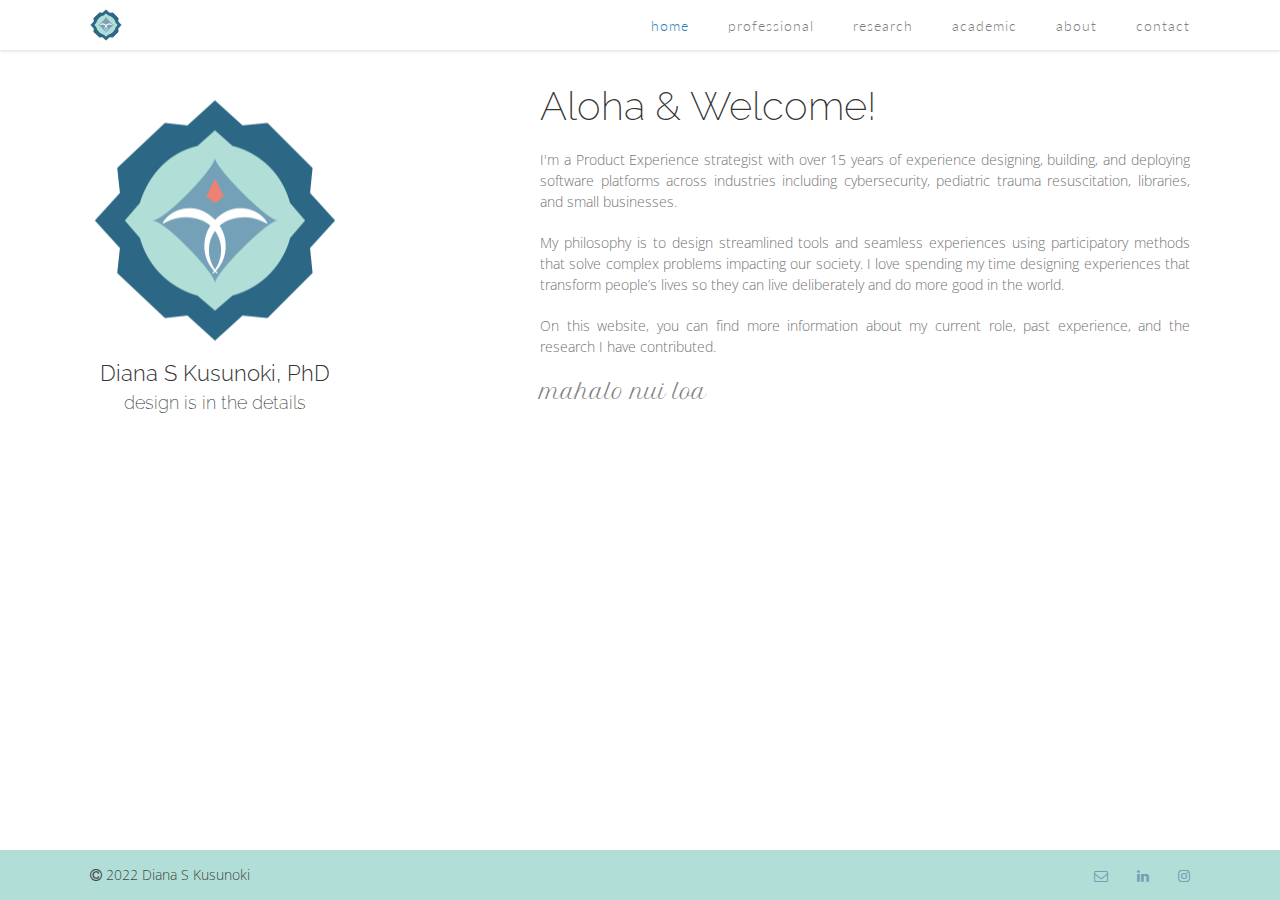
<file: index.html>
<!DOCTYPE html>
<html lang="en">
<head>
	<!-- Google tag (gtag.js) -->
	<script async src="https://www.googletagmanager.com/gtag/js?id=UA-1329985-6"></script>
	<script>
	  window.dataLayer = window.dataLayer || [];
	  function gtag(){dataLayer.push(arguments);}
	  gtag('js', new Date());

	  gtag('config', 'UA-1329985-6');
	</script>

	<meta charset="UTF-8" />
	<meta name="viewport" content="width=device-width, initial-scale=1.0" />
	<title>Diana S Kusunoki PhD – design is in the details</title>
	<link rel="icon" type="image/png" href="./images/dk_logo_500.png" />
	<link rel="stylesheet" href="styles.css" type="text/css" />
	<style type="text/css">
		@import url('https://fonts.googleapis.com/css?family=Lato:100,200,300,400,500,600|Open+Sans:100,200,300,400,500,600|Raleway:100,200,300,400,500,600|Petit+Formal+Script');
		@import url('https://maxcdn.bootstrapcdn.com/font-awesome/4.7.0/css/font-awesome.min.css');
	</style>
</head>

<body>
	<header>
		<div class="header-container">
			<div class="main-menu">
				<a href="index.html" target="_self">
					<img class="nav-logo" src="./images/dk_logo_500.png" width="250" height="250" alt="Diana S Kusunoki PhD Logo" />
				</a>
				<div class="nav-toggle">
					<a href="#"><i class="fa fa-navicon"></i></a>
				</div>
			</div>
			<nav>
				<ul>
					<li><a class="current-page" href="index.html" target="_self">home</a></li>
					<li><a href="professional.html" target="_self">professional</a></li>
					<li><a href="research.html" target="_self">research</a></li>
					<li><a href="academic.html" target="_self">academic</a></li>
					<li><a href="about.html" target="_self">about</a></li>
					<li><a href="contact.html" target="_self">contact</a></li>
				</ul>
			</nav>
		</div>
	</header>
	<main id="home">
		<div id="home-container" class="container-vcenter">
			<div id="main-logo">
				<img id="logo" src="./images/dk_logo_500.png" alt="Diana S Kusunoki PhD Logo" />
				<h3 class="main-logo-name">Diana S Kusunoki, PhD</h3>
				<h4 class="main-logo-tagline">design is in the details</h4>
			</div>

			<div class="main-description">
				<h1>Aloha &amp; Welcome!</h1>
				<div class="summary-text">
					<h4></h4>
					<p>
						I'm a Product Experience strategist with over 15 years of experience designing, building, and deploying software platforms across industries including cybersecurity, pediatric trauma resuscitation, libraries, and small businesses.
					</p>
					<p>
						My philosophy is to design streamlined tools and seamless experiences using participatory methods that solve complex problems impacting our society. I love spending my time designing experiences that transform people’s lives so they can live deliberately and do more good in the world.
					</p>
					<p>
						On this website, you can find more information about my current role, past experience, and the research I have contributed. 
					</p>

					<h2>mahalo nui loa</h2>
				</div>
			</div>
		</div>
	</main>
	<footer>
		<div class="footer-container">
			<div class="footer-text">
				<i class="fa fa-copyright icon-left"></i>2022 Diana S Kusunoki
			</div>
			<div class="footer-social">
				<div class="social tooltip">
					<a href="mailto:hello@dianakusunoki.com" target="_self" rel="noopener noreferrer" data-placement="bottom" data-title="" data-toggle="tooltip" title="Email" data-original-title="Email">
					<i class="fa fa-envelope-o"></i></a>
					<span class="tooltip-text">Email</span>
				</div>
				<div class="social tooltip">
					<a href="https://www.linkedin.com/in/kusunoki" target="_blank" rel="noopener noreferrer" data-placement="bottom" data-title="" data-toggle="tooltip" title="Linkedin" data-original-title="Linkedin">
					<i class="fa fa-linkedin"></i></a>
					<span class="tooltip-text">Linkedin</span>
				</div>
				<div class="social tooltip">
					<a href="https://www.instagram.com/drkusunoki/" target="_blank" rel="noopener noreferrer" data-placement="bottom" data-title="Instagram" data-toggle="tooltip" title="Instagram" data-original-title="Instagram">
					<i class="fa fa-instagram"></i></a>
					<span class="tooltip-text">Instagram</span>
				</div>
			</div>
		</div>
	</footer>
<script src="https://cdnjs.cloudflare.com/ajax/libs/jquery/3.2.1/jquery.min.js"></script>
<script src="./js/index.js"></script>
</body>
</html>
</file>
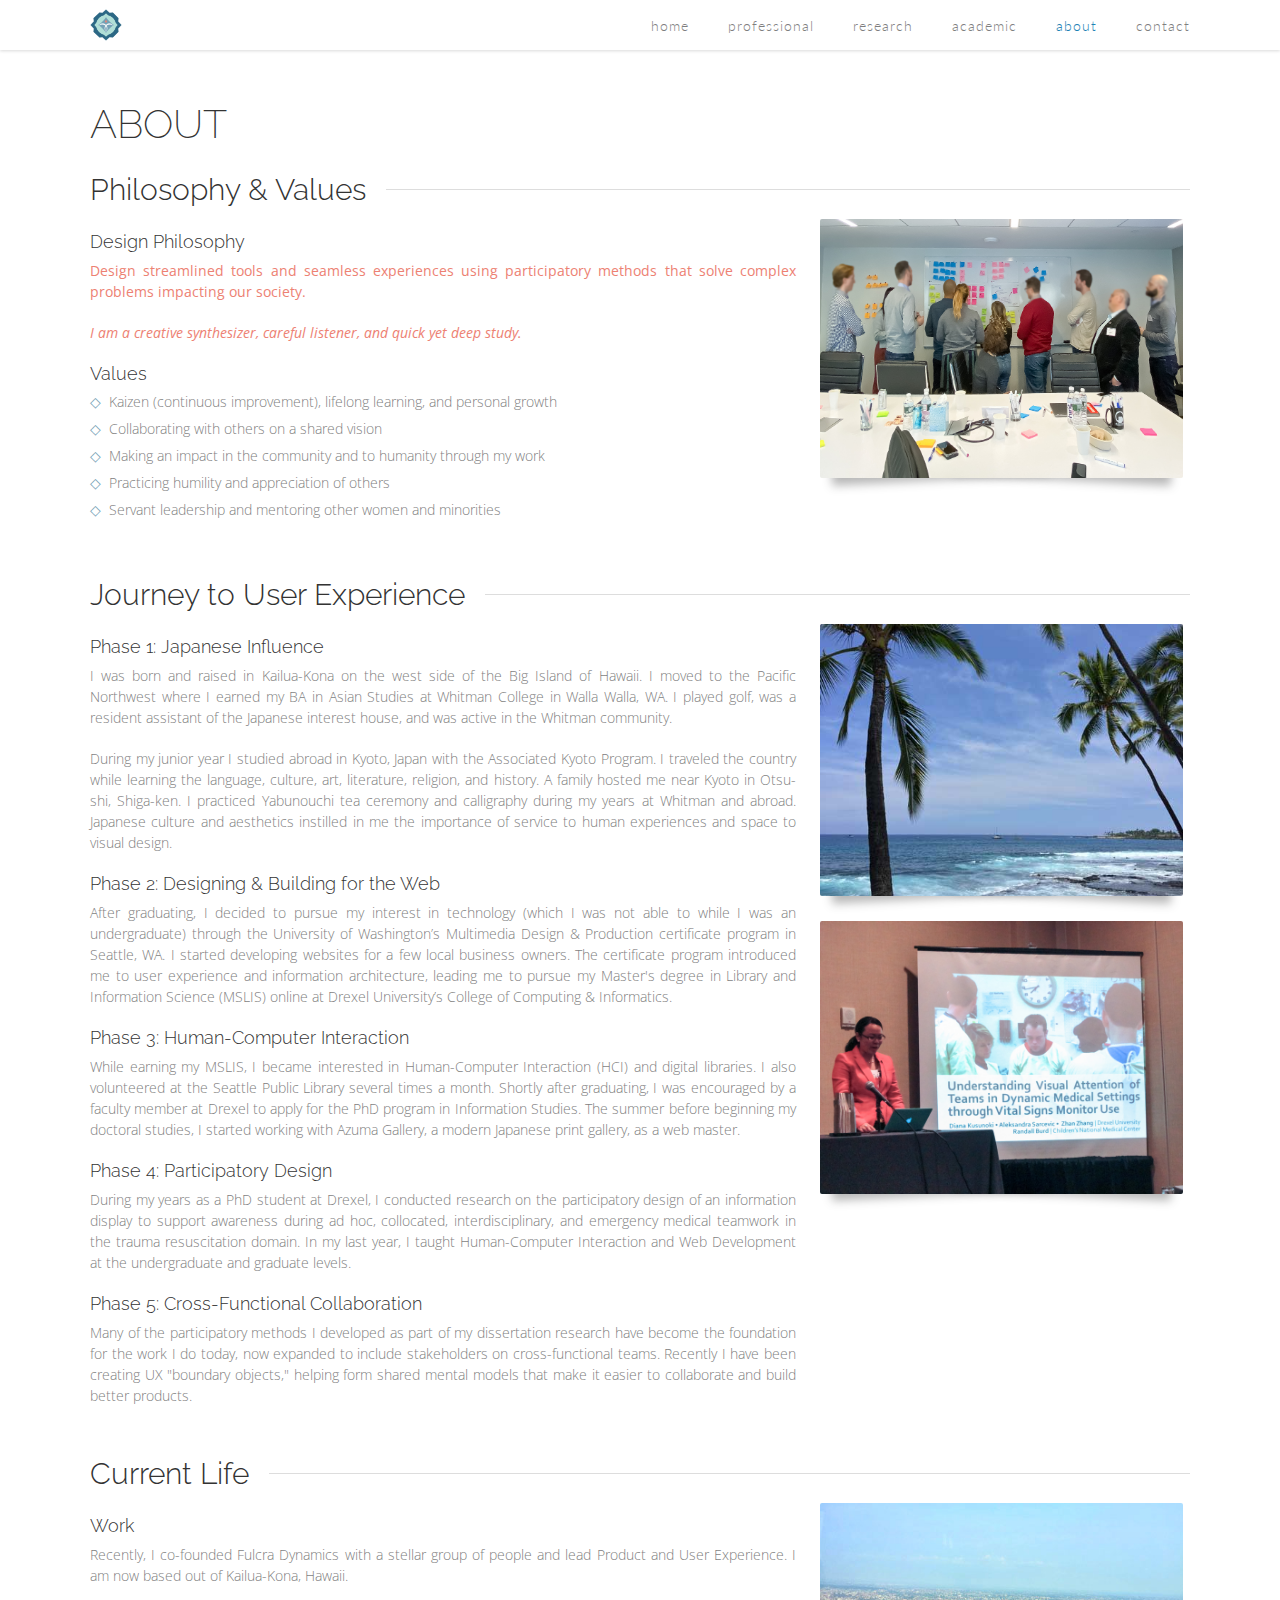
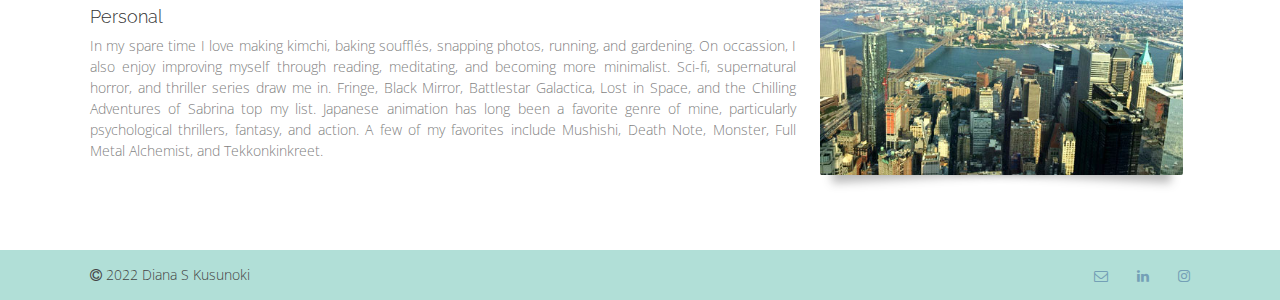
<file: about.html>
<!DOCTYPE html>
<html lang="en">
<head>
	<!-- Google tag (gtag.js) -->
	<script async src="https://www.googletagmanager.com/gtag/js?id=UA-1329985-6"></script>
	<script>
	  window.dataLayer = window.dataLayer || [];
	  function gtag(){dataLayer.push(arguments);}
	  gtag('js', new Date());

	  gtag('config', 'UA-1329985-6');
	</script>

	<meta charset="UTF-8" />
	<meta name="viewport" content="width=device-width, initial-scale=1.0" />
	<title>About - Diana S Kusunoki PhD – design is in the details</title>
	<link rel="icon" type="image/png" href="./images/dk_logo_500.png" />
	<link rel="stylesheet" href="styles.css" type="text/css" />
	<style type="text/css">
		@import url('https://fonts.googleapis.com/css?family=Lato:100,200,300,400,500,600|Open+Sans:100,200,300,400,500,600|Raleway:100,200,300,400,500,600');
		@import url('https://maxcdn.bootstrapcdn.com/font-awesome/4.7.0/css/font-awesome.min.css');
	</style>
</head>

<body>

<header>
	<div class="header-container">
		<div class="main-menu">
			<a href="index.html" target="_self">
				<img class="nav-logo" src="./images/dk_logo_500.png" width="250" height="250" alt="Diana S Kusunoki PhD Logo" />
			</a>
			<div class="nav-toggle">
				<a href="#"><i class="fa fa-navicon"></i></a>
			</div>
		</div>
		<nav>
			<ul>
				<li><a href="index.html" target="_self">home</a></li>
				<li><a href="professional.html" target="_self">professional</a></li>
				<li><a href="research.html" target="_self">research</a></li>
				<li><a href="academic.html" target="_self">academic</a></li>
				<li><a class="current-page" href="about.html" target="_self">about</a></li>
				<li><a href="contact.html" target="_self">contact</a></li>
			</ul>
		</nav>
	</div>
</header>
<main>
	<a id="top" class="anchor"></a>
	<div class="container-content">
		<div class="section section-dropdown-container">
			<div class="section-dropdown-left">
				<h1>ABOUT</h1>
			</div>
		</div>
	
		<div class="section">
			<div class="section-header">
				<h2 class="section-title">Philosophy &amp; Values</h2>
				<div class="hr-container-title">
					<div class="hr-title"></div>
				</div>
			</div>
			<div class="row">
				<div class="col-66">
					<h4>Design Philosophy</h4>
					<p>
						<strong>Design streamlined tools and seamless experiences using participatory methods that solve complex problems impacting our society.</strong>
					</p>
					<p>
						<strong><em>I am a creative synthesizer, careful listener, and quick yet deep study.</em></strong>
					</p>
					<h4>Values</h4>
					<ul class="ul-diamond">
						<li>Kaizen (continuous improvement), lifelong learning, and personal growth</li>
						<li>Collaborating with others on a shared vision</li>
						<li>Making an impact in the community and to humanity through my work</li>
						<li>Practicing humility and appreciation of others</li>
						<li>Servant leadership and mentoring other women and minorities</li>
					</ul>
				</div>
				<div class="col-33 img-sidebar">
					<div class="img-container">
						<div class="img-frame shadow">
							<img src="./images/pdws-voting.jpg" alt="Kona Bay" />
						</div>
					</div>
				</div>
			</div>
		</div>

		<div class="section">
			<div class="section-header">
				<h2 class="section-title">Journey to User Experience</h2>
				<div class="hr-container-title">
					<div class="hr-title"></div>
				</div>
			</div>
			<div class="row">
				<div class="col-66">
						
					<h4>Phase 1: Japanese Influence</h4>
					<p>
						I was born and raised in Kailua-Kona on the west side of the Big Island of Hawaii. I moved to the Pacific Northwest where I earned my BA in Asian Studies at Whitman College in Walla Walla, WA. I played golf, was a resident assistant of the Japanese interest house, and was active in the Whitman community.
					</p>
					<p>
						During my junior year I studied abroad in Kyoto, Japan with the Associated Kyoto Program. I traveled the country while learning the language, culture, art, literature, religion, and history. A family hosted me near Kyoto in Otsu-shi, Shiga-ken. I practiced Yabunouchi tea ceremony and calligraphy during my years at Whitman and abroad. Japanese culture and aesthetics instilled in me the importance of service to human experiences and space to visual design.
					</p>
					
					<h4>Phase 2: Designing &amp; Building for the Web</h4>
					<p>
						After graduating, I decided to pursue my interest in technology (which I was not able to while I was an undergraduate) through the University of Washington’s Multimedia Design &amp; Production certificate program in Seattle, WA. I started developing websites for a few local business owners. The certificate program introduced me to user experience and information architecture, leading me to pursue my Master's degree in Library and Information Science (MSLIS) online at Drexel University’s College of Computing &amp; Informatics. 
					</p>
					
					<h4>Phase 3: Human-Computer Interaction</h4>
					<p>
						While earning my MSLIS, I became interested in Human-Computer Interaction (HCI) and digital libraries. I also volunteered at the Seattle Public Library several times a month. Shortly after graduating, I was encouraged by a faculty member at Drexel to apply for the PhD program in Information Studies. The summer before beginning my doctoral studies, I started working with Azuma Gallery, a modern Japanese print gallery, as a web master.
					</p>

					<h4>Phase 4: Participatory Design</h4>
					<p>
						During my years as a PhD student at Drexel, I conducted research on the participatory design of an information display to support awareness during ad hoc, collocated, interdisciplinary, and emergency medical teamwork in the trauma resuscitation domain. In my last year, I taught Human-Computer Interaction and Web Development at the undergraduate and graduate levels.
					</p>
					
					<h4>Phase 5: Cross-Functional Collaboration</h4>
					<p>
						Many of the participatory methods I developed as part of my dissertation research have become the foundation for the work I do today, now expanded to include stakeholders on cross-functional teams. Recently I have been creating UX "boundary objects," helping form shared mental models that make it easier to collaborate and build better products.
					</p>
					
				</div>
				<div class="col-33 img-sidebar">
					<div class="img-container">
						<div class="img-frame shadow">
							<img src="./images/kona-bay.jpg" alt="Kona Bay" />
						</div>
					</div>
					<div class="img-container">
						<div class="img-frame shadow">
							<img src="./images/cscw-2013.jpg" alt="CSCW 2013" />
						</div>
					</div>
				</div>
			</div>
		</div>

		<div class="section">
			<div class="section-header">
				<h2 class="section-title">Current Life</h2>
				<div class="hr-container-title">
					<div class="hr-title"></div>
				</div>
			</div>
			<div class="row">
				<div class="col-66">
					<h4>Work</h4>
					<p>
						Recently, I co-founded Fulcra Dynamics with a stellar group of people and lead Product and User Experience. I am now based out of Kailua-Kona, Hawaii.
					</p>
						
					<h4>Personal</h4>
					<p>
						In my spare time I love making kimchi, baking souffl&eacute;s, snapping photos, running, and gardening. On occassion, I also enjoy improving myself through reading, meditating, and becoming more minimalist.

						Sci-fi, supernatural horror, and thriller series draw me in. Fringe, Black Mirror, Battlestar Galactica, Lost in Space, and the Chilling Adventures of Sabrina top my list. Japanese animation has long been a favorite genre of mine, particularly psychological thrillers, fantasy, and action. A few of my favorites include Mushishi, Death Note, Monster, Full Metal Alchemist, and Tekkonkinkreet.
					</p>
				</div>
				<div class="col-33 img-container img-sidebar">
					<div class="img-frame shadow">
						<img src="./images/brooklyn.jpg" alt="Brooklyn" />
					</div>
				</div>
			</div>
		</div>
	</div>
</main>


<footer>
	<div class="footer-container">
		<div class="footer-text">
			<i class="fa fa-copyright icon-left"></i>2022 Diana S Kusunoki
		</div>
		<div class="footer-social">
			<div class="social tooltip">
				<a href="mailto:hello@dianakusunoki.com" target="_self" rel="noopener noreferrer" data-placement="bottom" data-title="" data-toggle="tooltip" title="Email" data-original-title="Email">
				<i class="fa fa-envelope-o"></i></a>
				<span class="tooltip-text">Email</span>
			</div>
			<div class="social tooltip">
				<a href="https://www.linkedin.com/in/kusunoki" target="_blank" rel="noopener noreferrer" data-placement="bottom" data-title="" data-toggle="tooltip" title="Linkedin" data-original-title="Linkedin">
				<i class="fa fa-linkedin"></i></a>
				<span class="tooltip-text">Linkedin</span>
			</div>
			<div class="social tooltip">
				<a href="https://www.instagram.com/drkusunoki/" target="_blank" rel="noopener noreferrer" data-placement="bottom" data-title="Instagram" data-toggle="tooltip" title="Instagram" data-original-title="Instagram">
				<i class="fa fa-instagram"></i></a>
				<span class="tooltip-text">Instagram</span>
			</div>
		</div>
	</div>
</footer>
<script src="https://cdnjs.cloudflare.com/ajax/libs/jquery/3.2.1/jquery.min.js"></script>
<script src="./js/index.js"></script>
</body>
</html>
</file>
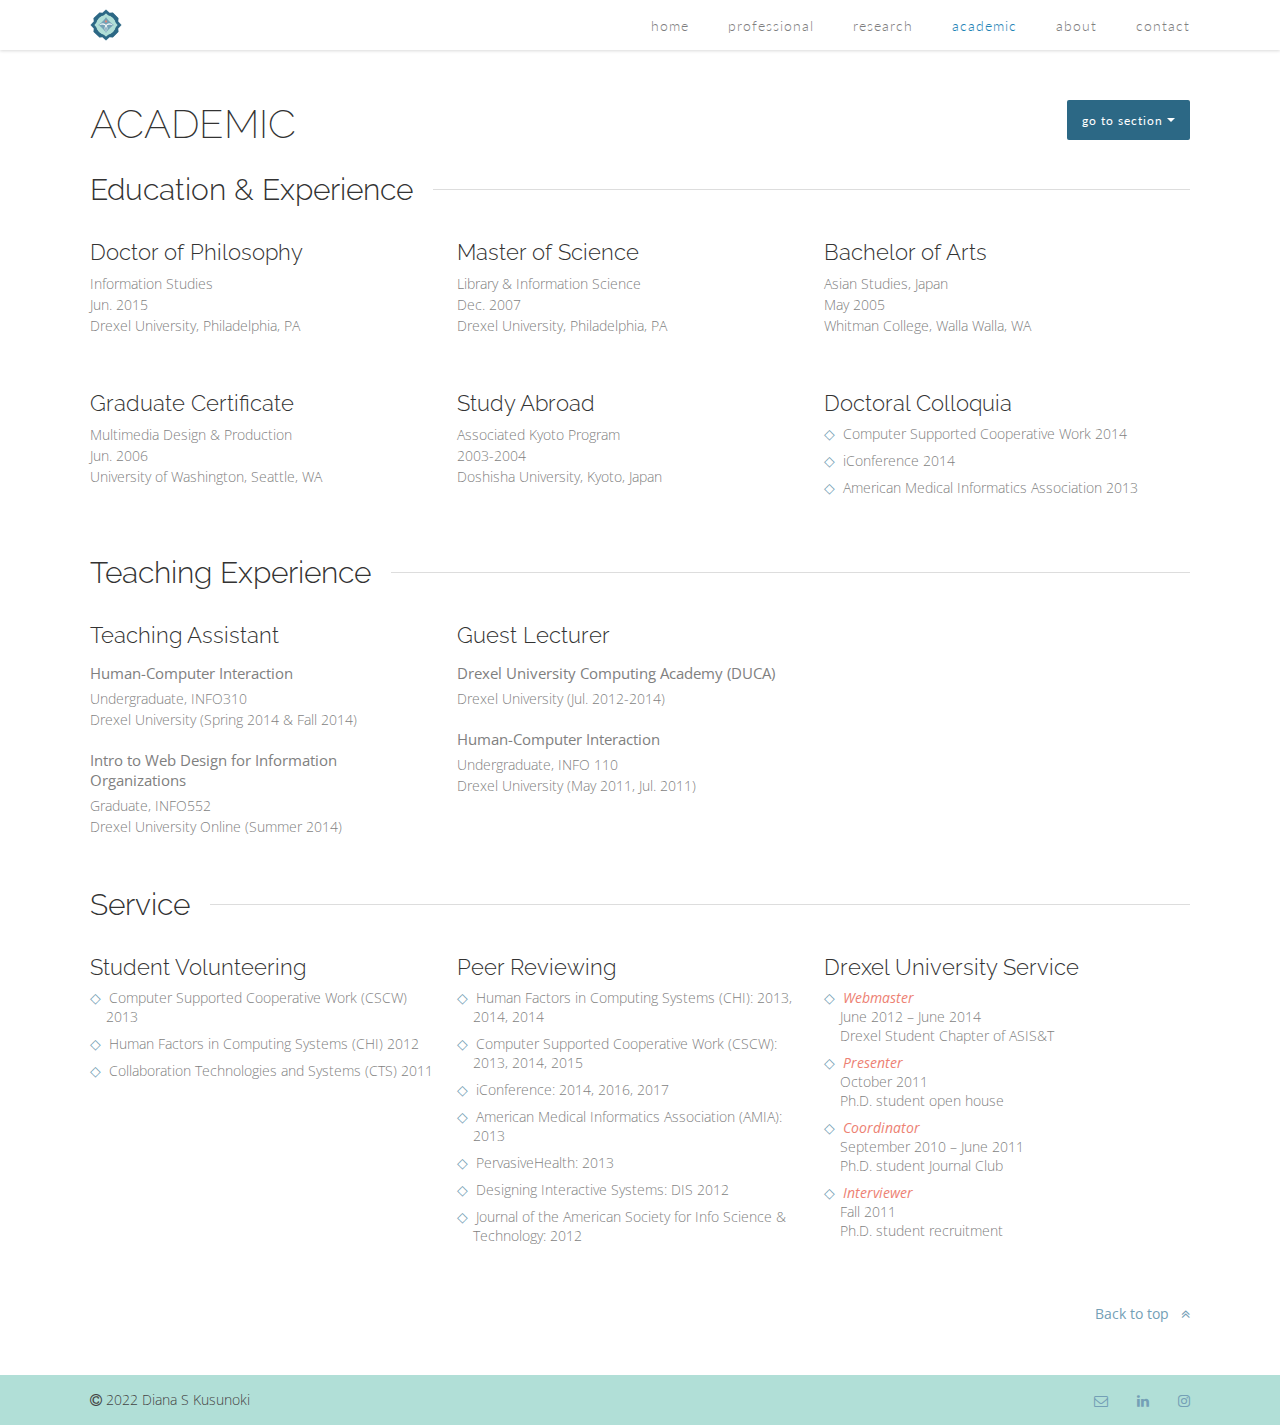
<file: academic.html>
<!DOCTYPE html>
<html lang="en">
<head>
	<!-- Google tag (gtag.js) -->
	<script async src="https://www.googletagmanager.com/gtag/js?id=UA-1329985-6"></script>
	<script>
	  window.dataLayer = window.dataLayer || [];
	  function gtag(){dataLayer.push(arguments);}
	  gtag('js', new Date());

	  gtag('config', 'UA-1329985-6');
	</script>

	<meta charset="UTF-8" />
	<meta name="viewport" content="width=device-width, initial-scale=1.0" />
	<title>Academic - Diana S Kusunoki PhD – design is in the details</title>
	<link rel="icon" type="image/png" href="./images/dk_logo_500.png" />
	<link rel="stylesheet" href="styles.css" type="text/css" />
	<style type="text/css">
		@import url('https://fonts.googleapis.com/css?family=Lato:100,200,300,400,500,600|Open+Sans:100,200,300,400,500,600|Raleway:100,200,300,400,500,600');
		@import url('https://maxcdn.bootstrapcdn.com/font-awesome/4.7.0/css/font-awesome.min.css');
	</style>
</head>

<body>

<header>
	<div class="header-container">
		<div class="main-menu">
			<a href="index.html" target="_self">
				<img class="nav-logo" src="./images/dk_logo_500.png" width="250" height="250" alt="Diana S Kusunoki PhD Logo" />
			</a>
			<div class="nav-toggle">
				<a href="#"><i class="fa fa-navicon"></i></a>
			</div>
		</div>
		<nav>
			<ul>
				<li><a href="index.html" target="_self">home</a></li>
				<li><a href="professional.html" target="_self">professional</a></li>
				<li><a href="research.html" target="_self">research</a></li>
				<li><a class="current-page" href="academic.html" target="_self">academic</a></li>
				<li><a href="about.html" target="_self">about</a></li>
				<li><a href="contact.html" target="_self">contact</a></li>
			</ul>
		</nav>
	</div>
</header>
<main>
	<a id="top" class="anchor"></a>
	<div id="academic" class="container-content">
		<div class="section section-dropdown-container">
			<div class="section-dropdown-left">
				<h1>ACADEMIC</h1>
			</div>
			<div class="section-dropdown-right right-aligned">
					<div class="dropdown section-dropdown">
						<div class="btn btn-primary">go to section<i class="down-caret icon-right"></i></div>
						<ul class="dropdown-menu">
							<li><a href="#education" target="_self">education</a></li>
							<li><a href="#teaching" target="_self">teaching experience</a></li>
						</ul>
					</div>
				</div>
			</div>
			<div class="row">
				<div class="section">
					<div class="section-header">
						<a id="education" class="anchor"></a>
						<h2 class="section-title">Education &amp; Experience</h2>
						<div class="hr-container-title">
							<div class="hr-title"></div>
						</div>
					</div>
					<div class="row">
						<div class="col-33">
							<h3 class="semi-bold">Doctor of Philosophy</h3>
							<div class="container-text">
								<p>
									Information Studies<br />
									Jun. 2015<br />
									Drexel University, Philadelphia, PA
								</p>
							</div>
						</div>
						<div class="col-33">
							<h3>Master of Science</h3>
							<div class="container-text">
								<p>
									Library &amp; Information Science<br />
									Dec. 2007<br />
									Drexel University, Philadelphia, PA
								</p>
							</div>
						</div>
						<div class="col-33">
							<h3>Bachelor of Arts</h3>
							<div class="container-text">
								<p>
									Asian Studies, Japan<br />
									May 2005<br />
									Whitman College, Walla Walla, WA
								</p>
							</div>
						</div>
					</div>
					<div class="row">
						<div class="col-33">
							<h3>Graduate Certificate</h3>
							<div class="container-text">
								<p>
									Multimedia Design &amp; Production<br />
									Jun. 2006<br />
									University of Washington, Seattle, WA
								</p>
							</div>
						</div>
						<div class="col-33">
							<h3>Study Abroad</h3>
							<div class="container-text">
								<p>
									Associated Kyoto Program<br />
									2003-2004<br />
									Doshisha University, Kyoto, Japan
								</p>
							</div>
						</div>
						<div class="col-33">
							<h3>Doctoral Colloquia</h3>
							<ul class="ul-diamond">
								<li>Computer Supported Cooperative Work 2014</li>
								<li>iConference 2014</li>
								<li>American Medical Informatics Association 2013</li>
							</ul>
						</div>
					</div>
				</div>
			</div>

			<div class="row">
				<div class="section">
					<div class="section-header">
						<h2 class="section-title">Teaching Experience</h2>
						<div class="hr-container-title">
							<div class="hr-title"></div>
						</div>
					</div>

					<div class="row">
						<div class="col-33">
							<a id="teaching" class="anchor"></a>
							<h3>Teaching Assistant</h3>
							<div class="container-text">
								<h6>Human-Computer Interaction</h6>
								<p>
									Undergraduate, INFO310<br />
									Drexel University (Spring 2014 &amp; Fall 2014)
								</p>
							</div>
							<div class="container-text">
								<h6>Intro to Web Design for Information Organizations</h6>
								<p>
									Graduate, INFO552<br />
									Drexel University Online (Summer 2014)
								</p>
							</div>
							
						</div>
						<div class="col-33">
							<h3>Guest Lecturer</h3>
							<div class="container-text">
								<h6>Drexel University Computing Academy (DUCA)</h6>
								<p>
									Drexel University (Jul. 2012-2014)
								</p>
							</div>
							<div class="container-text">
								<h6>Human-Computer Interaction</h6>
								<p>
									Undergraduate, INFO 110<br />
									Drexel University (May 2011, Jul. 2011)
								</p>
							</div>
						</div>
					</div>
				</div>
			</div>

			<div class="row">
				<div class="section">
					<div class="section-header">
						<h2 class="section-title">Service</h2>
						<div class="hr-container-title">
							<div class="hr-title"></div>
						</div>
					</div>
				<div class="row">
					<div class="col-33">
						<h3>Student Volunteering</h3>
						<ul class="ul-diamond">
							<li>Computer Supported Cooperative Work (CSCW) 2013</li>
							<li>Human Factors in Computing Systems (CHI) 2012</li>
							<li>Collaboration Technologies and Systems (CTS) 2011</li>
						</ul>
					</div>
					<div id="professional-activities-reviewing" class="col-33">
						<h3>Peer Reviewing</h3>
						<ul class="ul-diamond">
							<li>Human Factors in Computing Systems (CHI): 2013, 2014, 2014</li>
							<li>Computer Supported Cooperative Work (CSCW): 2013, 2014, 2015</li>
							<li>iConference: 2014, 2016, 2017</li>
							<li>American Medical Informatics Association (AMIA): 2013</li>
							<li>PervasiveHealth: 2013</li>
							<li>Designing Interactive Systems: DIS 2012</li>
							<li>Journal of the American Society for Info Science &amp; Technology: 2012</li>
						</ul>
					</div>
					<div class="col-33">
						<h3>Drexel University Service</h3>
						<ul class="ul-diamond">
							<li><strong><em>Webmaster</em></strong><br />
							June 2012 – June 2014<br />
							Drexel Student Chapter of ASIS&amp;T</li>
							<li><strong><em>Presenter</em></strong><br />
							October 2011<br />
							Ph.D. student open house</li>
							<li><strong><em>Coordinator</em></strong><br />
							September 2010 – June 2011<br />
							Ph.D. student Journal Club</li>
							<li><strong><em>Interviewer</em></strong><br />
							Fall 2011<br />
							Ph.D. student recruitment</li>
						</ul>
					</div>
				</div>
			</div>

			<a href="#top"><div class="row right-aligned">Back to top &nbsp;<i class="fa fa-angle-double-up icon-right"></i></div></a>
		</div>
	</div>
</main>


<footer>
	<div class="footer-container">
		<div class="footer-text">
			<i class="fa fa-copyright icon-left"></i>2022 Diana S Kusunoki
		</div>
		<div class="footer-social">
			<div class="social tooltip">
				<a href="mailto:hello@dianakusunoki.com" target="_self" rel="noopener noreferrer" data-placement="bottom" data-title="" data-toggle="tooltip" title="Email" data-original-title="Email">
				<i class="fa fa-envelope-o"></i></a>
				<span class="tooltip-text">Email</span>
			</div>
			<div class="social tooltip">
				<a href="https://www.linkedin.com/in/kusunoki" target="_blank" rel="noopener noreferrer" data-placement="bottom" data-title="" data-toggle="tooltip" title="Linkedin" data-original-title="Linkedin">
				<i class="fa fa-linkedin"></i></a>
				<span class="tooltip-text">Linkedin</span>
			</div>
			<div class="social tooltip">
				<a href="https://www.instagram.com/drkusunoki/" target="_blank" rel="noopener noreferrer" data-placement="bottom" data-title="Instagram" data-toggle="tooltip" title="Instagram" data-original-title="Instagram">
				<i class="fa fa-instagram"></i></a>
				<span class="tooltip-text">Instagram</span>
			</div>
		</div>
	</div>
</footer>
<script src="https://cdnjs.cloudflare.com/ajax/libs/jquery/3.2.1/jquery.min.js"></script>
<script src="./js/index.js"></script>
</body>
</html>
</file>
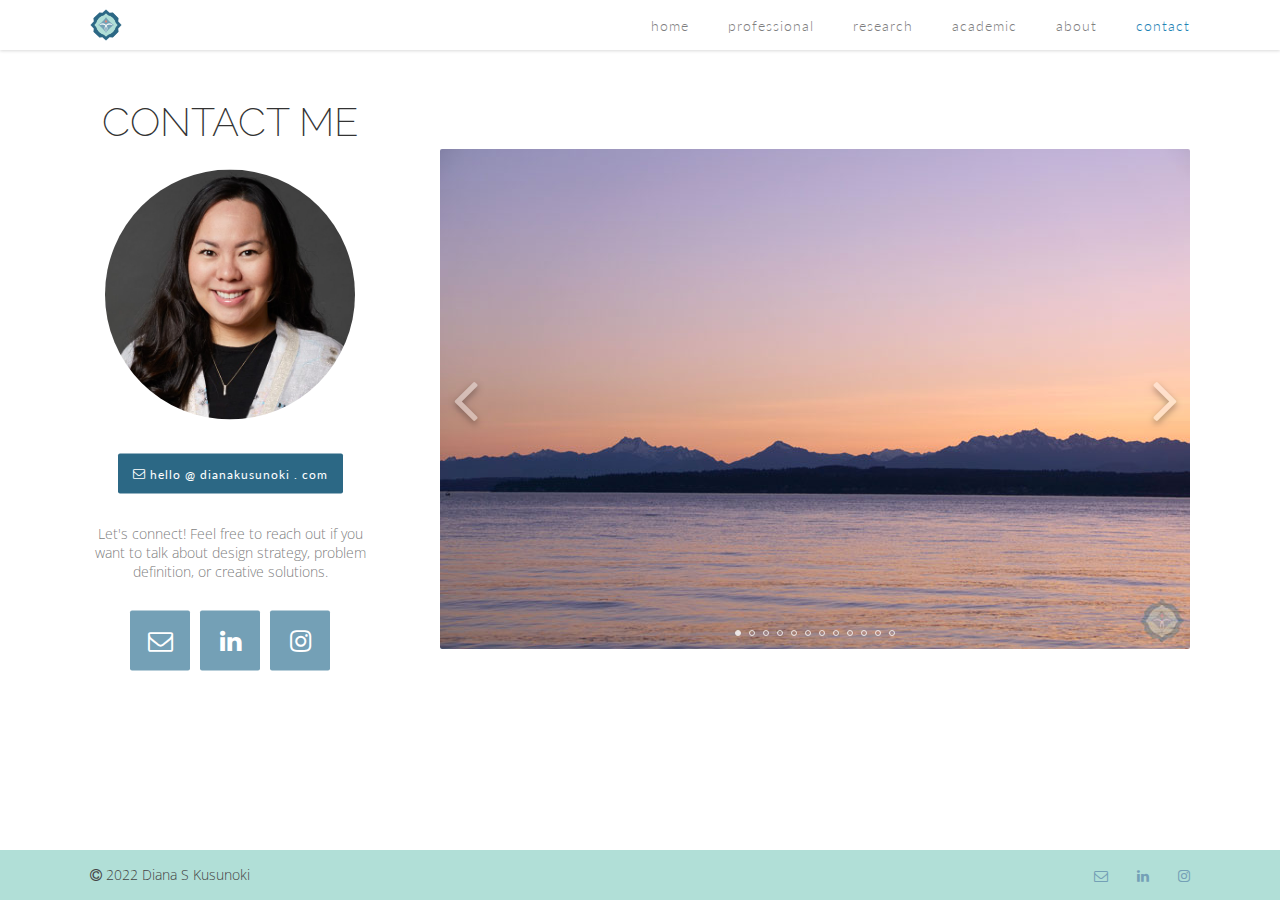
<file: contact.html>
<!DOCTYPE html>
<html lang="en">
<head>
	<!-- Google tag (gtag.js) -->
	<script async src="https://www.googletagmanager.com/gtag/js?id=UA-1329985-6"></script>
	<script>
	  window.dataLayer = window.dataLayer || [];
	  function gtag(){dataLayer.push(arguments);}
	  gtag('js', new Date());

	  gtag('config', 'UA-1329985-6');
	</script>

	<meta charset="UTF-8" />
	<meta name="viewport" content="width=device-width, initial-scale=1.0" />
	<title>Contact - Diana S Kusunoki PhD – design is in the details</title>
	<link rel="icon" type="image/png" href="./images/dk_logo_500.png" />
	<link rel="stylesheet" href="styles.css" type="text/css" />
	<style type="text/css">
		@import url('https://fonts.googleapis.com/css?family=Lato:100,200,300,400,500,600|Open+Sans:100,200,300,400,500,600|Raleway:100,200,300,400,500,600');
		@import url('https://maxcdn.bootstrapcdn.com/font-awesome/4.7.0/css/font-awesome.min.css');
	</style>
</head>

<body>

<header>
	<div class="header-container">
		<div class="main-menu">
			<a href="index.html" target="_self">
				<img class="nav-logo" src="./images/dk_logo_500.png" width="250" height="250" alt="Diana S Kusunoki PhD Logo">
			</a>
			<div class="nav-toggle">
				<a href="#"><i class="fa fa-navicon"></i></a>
			</div>
		</div>
		<nav>
			<ul>
				<li><a href="index.html" target="_self">home</a></li>
				<li><a href="professional.html" target="_self">professional</a></li>
				<li><a href="research.html" target="_self">research</a></li>
				<li><a href="academic.html" target="_self">academic</a></li>
				<li><a href="about.html" target="_self">about</a></li>
				<li><a class="current-page" href="contact.html" target="_self">contact</a></li>
			</ul>
		</nav>
	</div>
</header>
<main id="contact">
	<div id="contact-container" class="container-vcenter">
		<div id="getintouch">
			<div class="row centered">
				<h1 class="centered">CONTACT ME</h1>
				<img id="profile" src="./images/profile_v3.jpg" alt="Profile" />
			</div>
			<div class="row centered">
					<a href="mailto:hello@dianakusunoki.com" title="email" target="_self">
						<div class="btn btn-primary">
							<i class="fa fa-envelope-o icon-left"></i>hello @ dianakusunoki . com
						</div>
					</a>
			</div>
			<div class="row centered">
				<div id="getintouch-text">
					Let's connect! Feel free to reach out if you want to talk about design strategy, problem definition, or creative solutions.
				</div>
			</div>
			<div class="row centered">
				<div class="social-tiles-container">
					<div class="social-tile">
						<a href="mailto:hello@dianakusunoki.com" target="_self" rel="noopener noreferrer" title="Email">
							<div class="social-tile-content">
								<i class="fa fa-envelope-o"></i>
								<span class="tooltip-text">Email</span>
							</div>
						</a>
					</div>
					<div class="social-tile">
						<a href="https://www.linkedin.com/in/kusunoki" target="_blank" rel="noopener noreferrer" data-placement="bottom" data-title="" data-toggle="tooltip" title="Linkedin" data-original-title="Linkedin">
							<div class="social-tile-content">
								<i class="fa fa-linkedin"></i>
								<span class="tooltip-text">Linkedin</span>
							</div>
						</a>
					</div>
					<div class="social-tile">
						<a href="https://www.instagram.com/drkusunoki/" target="_blank" rel="noopener noreferrer" data-placement="bottom" data-title="Instagram" data-toggle="tooltip" title="Instagram" data-original-title="Instagram">
							<div class="social-tile-content">
								<i class="fa fa-instagram"></i>
								<span class="tooltip-text">Instagram</span>
							</div>
						</a>
					</div>
				</div>
			</div>
		</div>
		<div id="photo-gallery">
			<div class="row centered">
				<div class="my-slider">
					<ul>
						<li><img src="./images/gallery/alkai.jpg" alt="Alkai Beach" /></li>
						<li><img src="./images/gallery/ballerina-red.jpg" alt="Ballerina Flowers" /></li>
						<li><img src="./images/gallery/bamboo.jpg" alt="Bamboo" /></li>
						<li><img src="./images/gallery/seattle-harbor.jpg" alt="Seattle Harbor" /></li>
						<li><img src="./images/gallery/waipio.jpg" alt="Waipio" /></li>
						<li><img src="./images/gallery/petroglyphs.jpg" alt="Petroglyphs" /></li>
						<li><img src="./images/gallery/pololu.jpg" alt="Pololu" /></li>
						<li><img src="./images/gallery/lavendar.jpg" alt="Lavendar" /></li>
						<li><img src="./images/gallery/seattle.jpg" alt="Seattle Skyline" /></li>
						<li><img src="./images/gallery/lehua.jpg" alt="Lehua" /></li>
						<li><img src="./images/gallery/volcano.jpg" alt="Volcano" /></li>
						<li><img src="./images/gallery/waimea.jpg" alt="Waimea" /></li>
					</ul>
				</div>
			</div>
		</div>
	</div>
</main>


<footer>
	<div class="footer-container">
		<div class="footer-text">
			<i class="fa fa-copyright icon-left"></i>2022 Diana S Kusunoki
		</div>
		<div class="footer-social">
			<div class="social tooltip">
				<a href="mailto:hello@dianakusunoki.com" target="_self" rel="noopener noreferrer" data-placement="bottom" data-title="" data-toggle="tooltip" title="Email" data-original-title="Email">
				<i class="fa fa-envelope-o"></i></a>
				<span class="tooltip-text">Email</span>
			</div>
			<div class="social tooltip">
				<a href="https://www.linkedin.com/in/kusunoki" target="_blank" rel="noopener noreferrer" data-placement="bottom" data-title="" data-toggle="tooltip" title="Linkedin" data-original-title="Linkedin">
				<i class="fa fa-linkedin"></i></a>
				<span class="tooltip-text">Linkedin</span>
			</div>
			<div class="social tooltip">
				<a href="https://www.instagram.com/drkusunoki/" target="_blank" rel="noopener noreferrer" data-placement="bottom" data-title="Instagram" data-toggle="tooltip" title="Instagram" data-original-title="Instagram">
				<i class="fa fa-instagram"></i></a>
				<span class="tooltip-text">Instagram</span>
			</div>
		</div>
	</div>
</footer>

<script src="https://cdnjs.cloudflare.com/ajax/libs/jquery/3.2.1/jquery.min.js"></script>
<script src="./js/index.js"></script>
<script src="./js/unslider.js"></script>
<script>
	$('.my-slider').unslider({
		infinite: true
	});
</script>
</body>
</html>
</file>
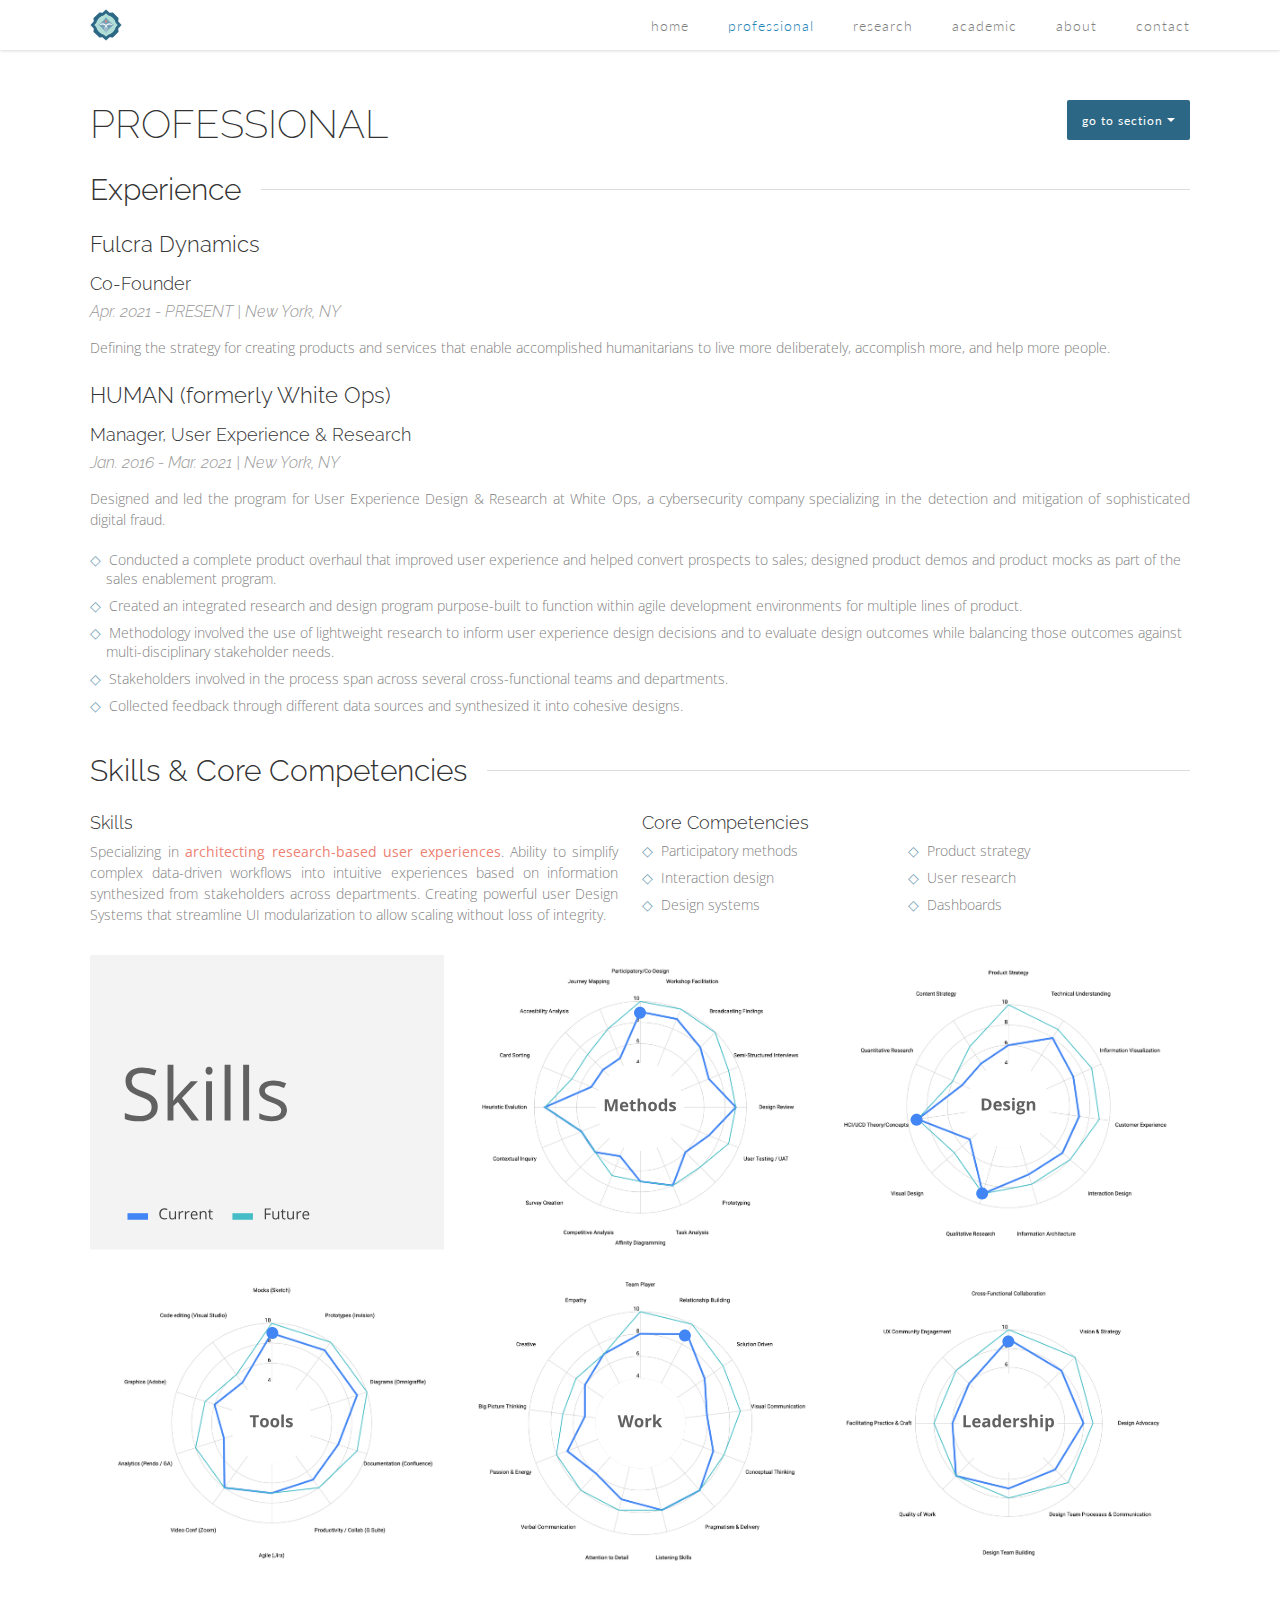
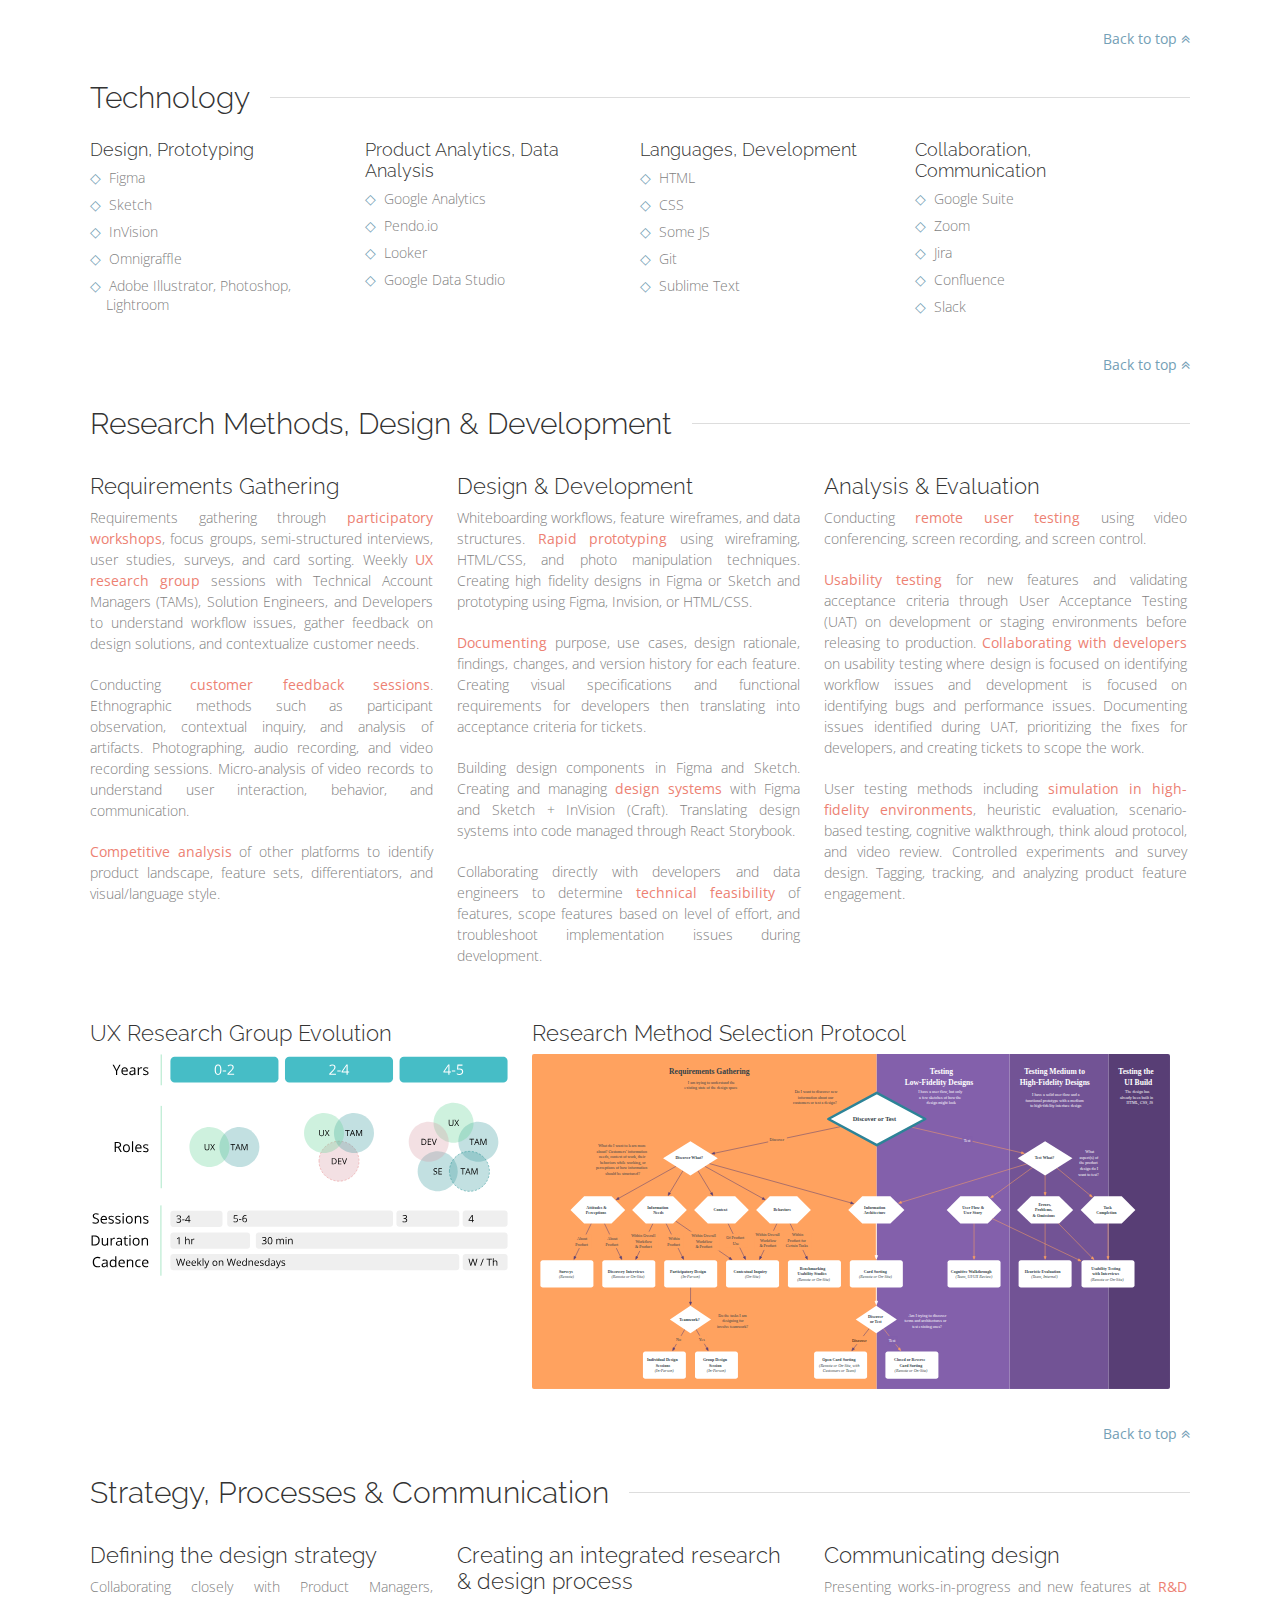
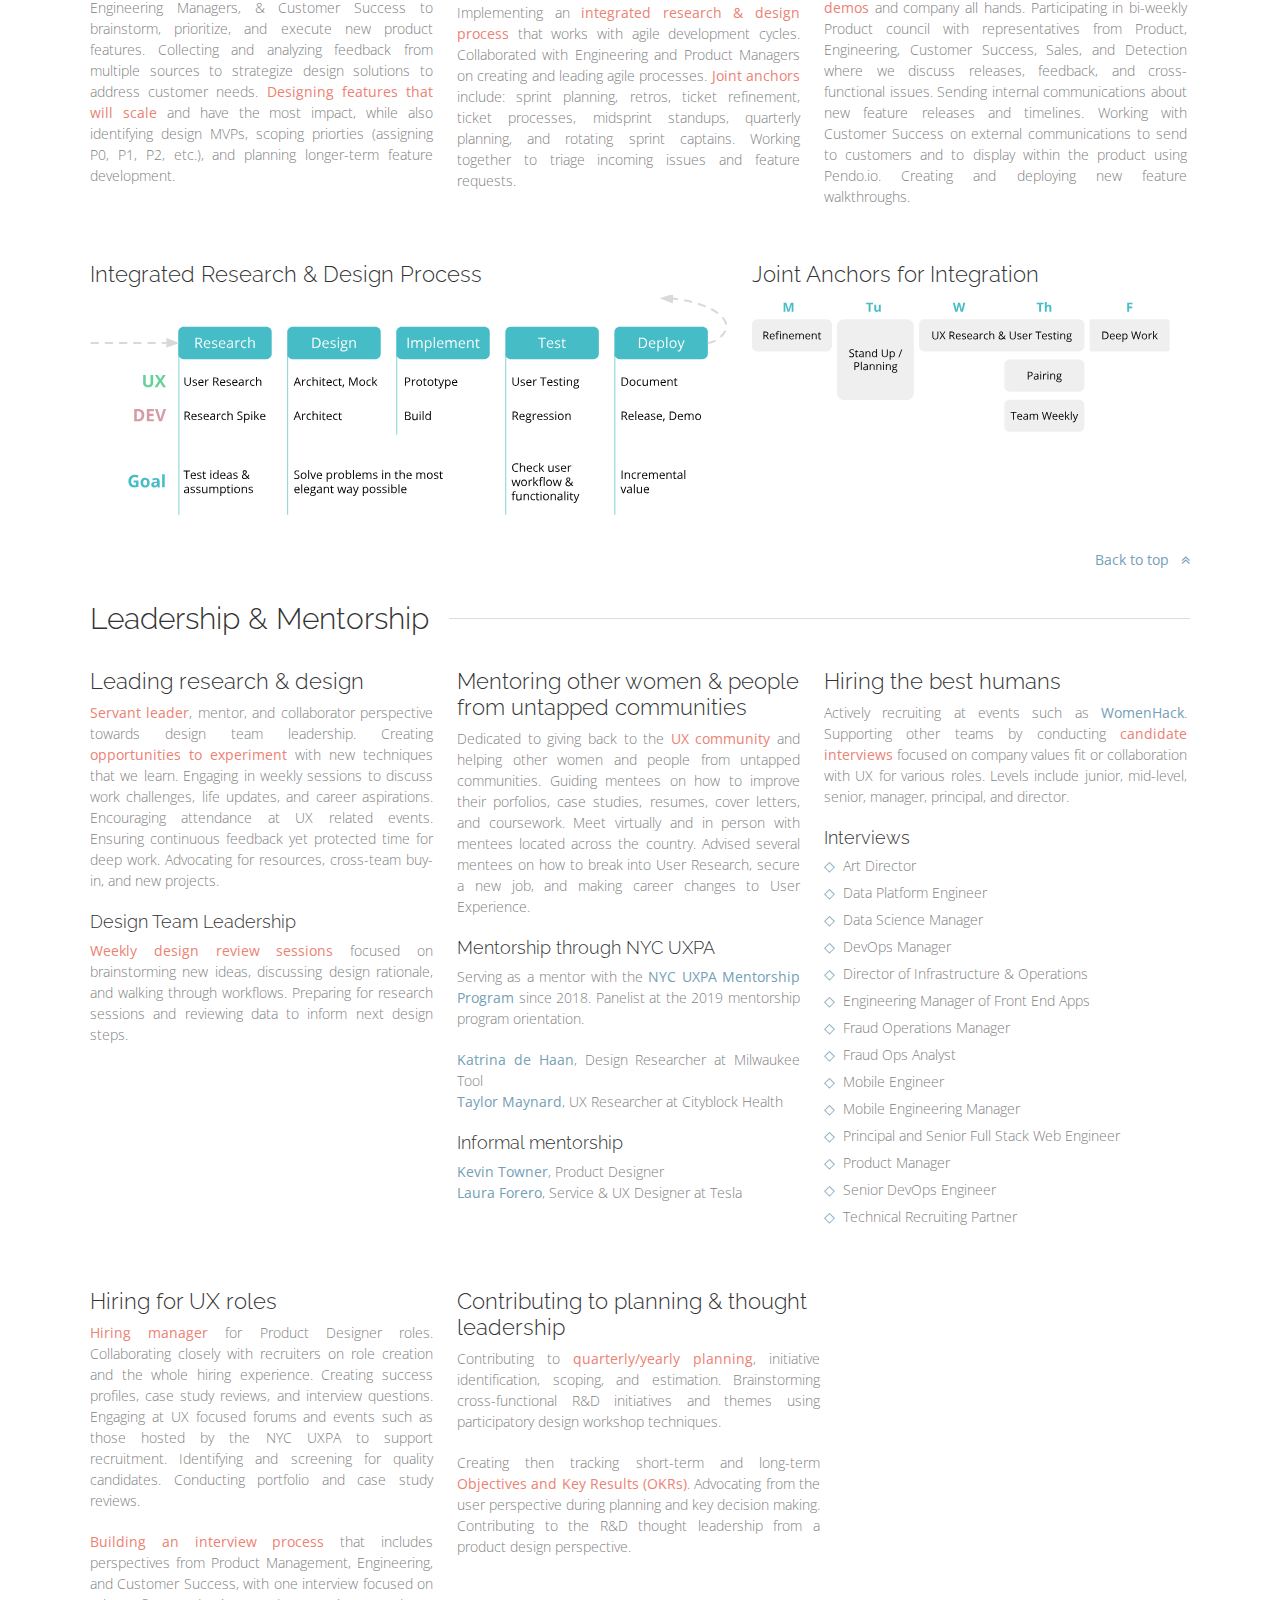
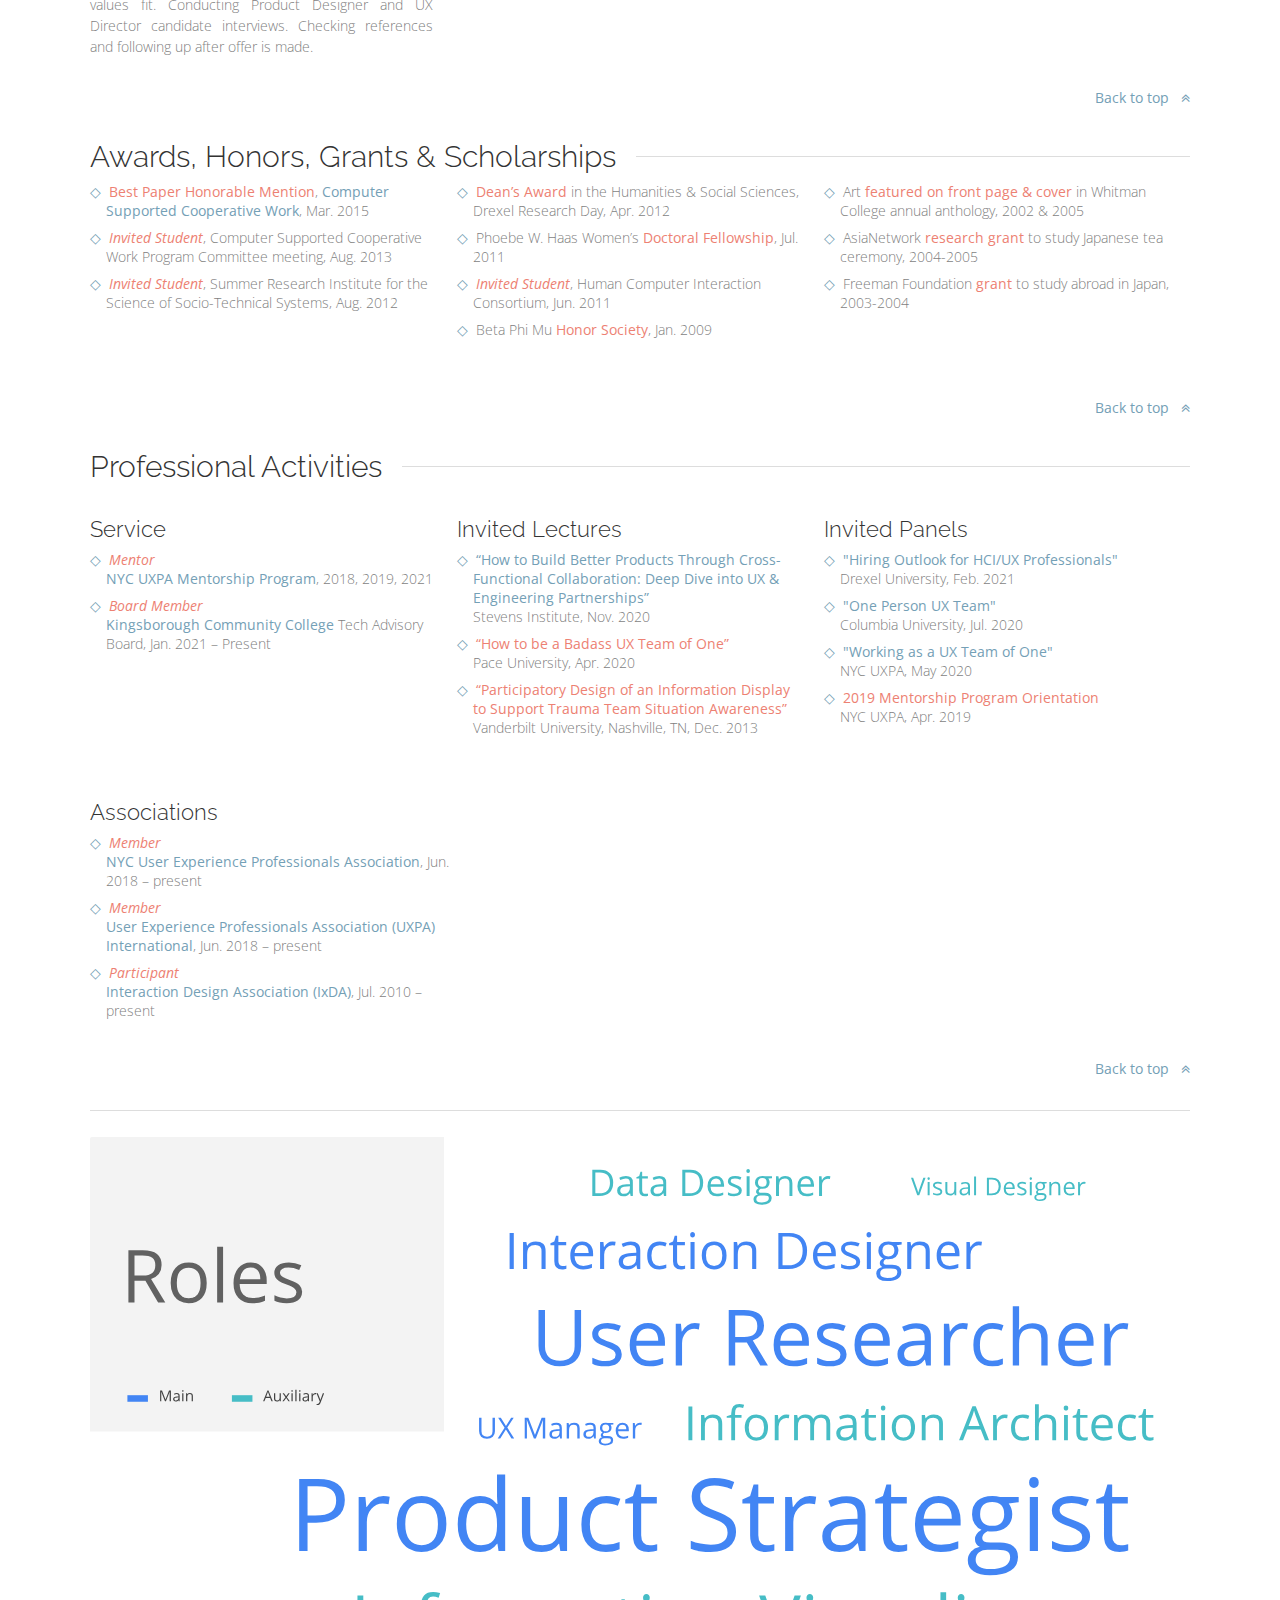
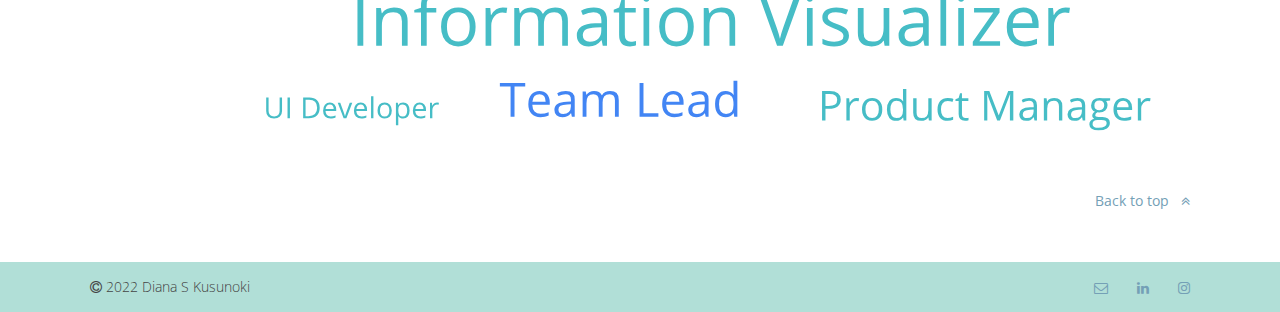
<file: professional.html>
<!DOCTYPE html>
<html lang="en">
<head>
	<!-- Google tag (gtag.js) -->
	<script async src="https://www.googletagmanager.com/gtag/js?id=UA-1329985-6"></script>
	<script>
	  window.dataLayer = window.dataLayer || [];
	  function gtag(){dataLayer.push(arguments);}
	  gtag('js', new Date());

	  gtag('config', 'UA-1329985-6');
	</script>

	<meta charset="UTF-8" />
	<meta name="viewport" content="width=device-width, initial-scale=1.0" />
	<title>Professional - Diana S Kusunoki PhD – design is in the details</title>
	<link rel="icon" type="image/png" href="./images/dk_logo_500.png" />
	<link rel="stylesheet" href="styles.css" type="text/css" />
	<style type="text/css">
		@import url('https://fonts.googleapis.com/css?family=Lato:100,200,300,400,500,600|Open+Sans:100,200,300,400,500,600|Raleway:100,200,300,400,500,600');
		@import url('https://maxcdn.bootstrapcdn.com/font-awesome/4.7.0/css/font-awesome.min.css');
	</style>
</head>

<body>

<header>
	<div class="header-container">
		<div class="main-menu">
			<a href="index.html" target="_self">
				<img class="nav-logo" src="./images/dk_logo_500.png" width="250" height="250" alt="Diana S Kusunoki PhD Logo" />
			</a>
			<div class="nav-toggle">
				<a href="#"><i class="fa fa-navicon"></i></a>
			</div>
		</div>
		<nav>
			<ul>
				<li><a href="index.html" target="_self">home</a></li>
				<li><a class="current-page" href="professional.html" target="_self">professional</a></li>
				<li><a href="research.html" target="_self">research</a></li>
				<li><a href="academic.html" target="_self">academic</a></li>
				<li><a href="about.html" target="_self">about</a></li>
				<li><a href="contact.html" target="_self">contact</a></li>
			</ul>
		</nav>
	</div>
</header>
<main>
	<a id="top" class="anchor"></a>
	<div class="container-content">
		<div class="section section-dropdown-container">
			<div class="section-dropdown-left">
				<h1>PROFESSIONAL</h1>
			</div>

			<div class="section-dropdown-right right-aligned">
				<div class="dropdown section-dropdown">
					<div class="btn btn-primary">go to section<i class="down-caret icon-right"></i></div>
					<ul class="dropdown-menu">
						<li><a href="#experience" target="_self">experience</a></li>
						<li><a href="#skills" target="_self">skills &amp; core competencies</a></li>
						<li><a href="#technology" target="_self">technology</a></li>
						<li><a href="#methods" target="_self">research methods, design &amp; development</a></li>
						<li><a href="#strategy" target="_self">strategy, processes &amp; communication</a></li>
						<li><a href="#leadership" target="_self">leadership &amp; mentorship</a></li>
						<li><a href="#awards" target="_self">awards, honors, grants &amp; scholarships</a></li>
						<li><a href="#activities" target="_self">professional activities</a></li>
					</ul>
				</div>
			</div>
    	</div>
			
		<div class="section">
			<div class="section-header">
				<a id="experience" class="anchor"></a>
				<h2 class="section-title">Experience</h2>
				<div class="hr-container-title">
					<div class="hr-title"></div>
				</div>
			</div>
			<div class="row">
				<h3>Fulcra Dynamics</h3>
				<h4>Co-Founder</h4>
				<h5>Apr. 2021 - PRESENT  |  New York, NY</h5>
				<p>Defining the strategy for creating products and services that enable accomplished humanitarians to live more deliberately, accomplish more, and help more people.</p>
			
			<div class="row">
				<h3>HUMAN (formerly White Ops)</h3>
				<h4>Manager, User Experience & Research</h4>
				<h5>Jan. 2016 - Mar. 2021  |  New York, NY</h5>
				<p>Designed and led the program for User Experience Design & Research at White Ops, a cybersecurity company specializing in the detection and mitigation of sophisticated digital fraud.</p>
				<ul class="ul-diamond">
					<li>Conducted a complete product overhaul that improved user experience and helped convert prospects to sales; designed product demos and product mocks as part of the sales enablement program.</li>
					<li>Created an integrated research and design program purpose-built to function within agile development environments for multiple lines of product.</li>
					<li>Methodology involved the use of lightweight research to inform user experience design decisions and to evaluate design outcomes while balancing those outcomes against multi-disciplinary stakeholder needs.</li>
					<li>Stakeholders involved in the process span across several cross-functional teams and departments.</li>
					<li>Collected feedback through different data sources and synthesized it into cohesive designs.</li>
			</div>
		</div>
		
		
		<div class="section">
			<div class="section-header">
				<a id="skills" class="anchor"></a>
				<h2 class="section-title">Skills &amp; Core Competencies</h2>
				<div class="hr-container-title">
					<div class="hr-title"></div>
				</div>
			</div>
			<div class="row">
				<div class="col-50">
					<h4>Skills</h4>
					<p>
						Specializing in <strong>architecting research-based user experiences</strong>. Ability to simplify complex data-driven workflows into intuitive experiences based on information synthesized from stakeholders across departments. Creating powerful user Design Systems that streamline UI modularization to allow scaling without loss of integrity.
					</p>
				</div>
				<div class="col-50">
					<div class="col-50 col-fixed">
						<h4>Core Competencies</h4>
						<ul class="ul-diamond">
							<li>Participatory methods</li>
							<li>Interaction design</li>
							<li>Design systems</li>
						</ul>
					</div>
					<div class="col-50 col-fixed valign-bottom">
						<ul class="ul-diamond">
							<li>Product strategy</li>
							<li>User research</li>
							<li>Dashboards</li>
						</ul>	
					</div>
				</div>
			</div>
			
			<div class="row">
				<a href="./images/professional/skills.svg" target="_blank" alt="Skills"><img class="zoom-in" src="./images/professional/skills.svg"></a>
			</div>
		</div>
		<a href="#top"><div class="row right-aligned">Back to top<i class="fa fa-angle-double-up icon-right"></i></div></a>
			
			<div class="section-header">
				<a id="technology" class="anchor"></a>
				<h2 class="section-title">Technology</h2>
				<div class="hr-container-title">
					<div class="hr-title"></div>
				</div>
			</div>
			<div class="row">
				<div class="col-25 col-25-fixed">
					<h4>Design, Prototyping</h4>
					<ul class="ul-diamond">
						<li>Figma</li>
						<li>Sketch</li>
						<li>InVision</li>
						<li>Omnigraffle</li>
						<li>Adobe Illustrator, Photoshop, Lightroom</li>
					</ul>
				</div>

				<div class="col-25 col-25-fixed">
					<h4>Product Analytics, Data Analysis</h4>
					<ul class="ul-diamond">
						<li>Google Analytics</li>
						<li>Pendo.io</li>
						<li>Looker</li>
						<li>Google Data Studio</li>
					</ul>
				</div>

				<div class="col-25 col-25-fixed">
					<h4>Languages, Development</h4>
					<ul class="ul-diamond">
						<li>HTML</li>
						<li>CSS</li>
						<li>Some JS</li>
						<li>Git</li>
						<li>Sublime Text</li>
					</ul>
				</div>

				<div class="col-25 col-25-fixed">
					<h4>Collaboration, Communication</h4>
					<ul class="ul-diamond">
						<li>Google Suite</li>
						<li>Zoom</li>
						<li>Jira</li>
						<li>Confluence</li>
						<li>Slack</li>
					</ul>
				</div>
			</div>

			<a href="#top"><div class="row right-aligned">Back to top<i class="fa fa-angle-double-up icon-right"></i></div></a>

			<div class="section-header">
				<a id="methods" class="anchor"></a>

				<h2 class="section-title">Research Methods, Design &amp; Development</h2>
				<div class="hr-container-title">
					<div class="hr-title"></div>
				</div>
			</div>

			<div class="row">
				<div class="col-33">
					<h3>Requirements Gathering</h3>
					<p>
						Requirements gathering through <strong>participatory workshops</strong>, focus groups, semi-structured interviews, user studies, surveys, and card sorting. Weekly <strong>UX research group</strong> sessions with Technical Account Managers (TAMs), Solution Engineers, and Developers to understand workflow issues, gather feedback on design solutions, and contextualize customer needs.
					</p>
					<p>
						Conducting <strong>customer feedback sessions</strong>. Ethnographic methods such as participant observation, contextual inquiry, and analysis of artifacts. Photographing, audio recording, and video recording sessions. Micro-analysis of video records to understand user interaction, behavior, and communication. 
					</p>
					<p>
						<strong>Competitive analysis</strong> of other platforms to identify product landscape, feature sets, differentiators, and visual/language style.
					</p>
				</div>
				<div class="col-33">
					<h3>Design &amp; Development</h3>
					<p>
						Whiteboarding workflows, feature wireframes, and data structures. <strong>Rapid prototyping</strong> using wireframing, HTML/CSS, and photo manipulation techniques. Creating high fidelity designs in Figma or Sketch and prototyping using Figma, Invision, or HTML/CSS.
					</p>
					<p>
						<strong>Documenting</strong> purpose, use cases, design rationale, findings, changes, and version history for each feature. Creating visual specifications and functional requirements for developers then translating into acceptance criteria for tickets.</p>
					
					<p>
						Building design components in Figma and Sketch. Creating and managing <strong>design systems</strong> with Figma and Sketch + InVision (Craft). Translating design systems into code managed through React Storybook.
					</p>
					<p>
						Collaborating directly with developers and data engineers to determine <strong>technical feasibility</strong> of features, scope features based on level of effort, and troubleshoot implementation issues during development.
					</p>
				</div>
				<div class="col-33">
					<h3>Analysis &amp; Evaluation</h3>
					<p>
						Conducting <strong>remote user testing</strong> using video conferencing, screen recording, and screen control. 
					</p>
					<p>
						<strong>Usability testing</strong> for new features and validating acceptance criteria through User Acceptance Testing (UAT) on development or staging environments before releasing to production. <strong>Collaborating with developers</strong> on usability testing where design is focused on identifying workflow issues and development is focused on identifying bugs and performance issues. Documenting issues identified during UAT, prioritizing the fixes for developers, and creating tickets to scope the work.
					</p>
					<p>
						User testing methods including <strong>simulation in high-fidelity environments</strong>, heuristic evaluation, scenario-based testing, cognitive walkthrough, think aloud protocol, and video review. Controlled experiments and survey design. Tagging, tracking, and analyzing product feature engagement.
					</p>
				</div>
			</div>
			
			<div class="row">
				<div class="col-40">
					<h3>UX Research Group Evolution</h3>
					<a href="./images/professional/uxrg.svg" target="_blank"><img class="zoom-in" src="./images/professional/uxrg.svg" alt="UX Research Group Evolution"></a>
				</div>
				<div class="col-60">
					<h3>Research Method Selection Protocol</h3>
					<a href="./images/professional/research-method_selection.svg" target="_blank"><img class="zoom-in" src="./images/professional/research-method_selection.svg" alt="Research Method Selection"></a>
				</div>
			</div>

			<a href="#top"><div class="row right-aligned">Back to top<i class="fa fa-angle-double-up icon-right"></i></div></a>
		<div class="section">
			<div class="section-header">
				<a id="strategy" class="anchor"></a>
				<h2 class="section-title">Strategy, Processes &amp; Communication</h2>
				<div class="hr-container-title">
					<div class="hr-title"></div>
				</div>
			</div>
			<div class="row">
				<div class="col-33">
					<h3>Defining the design strategy</h3>
					<p>
						Collaborating closely with Product Managers, Engineering Managers, &amp; Customer Success to brainstorm, prioritize, and execute new product features. Collecting and analyzing feedback from multiple sources to strategize design solutions to address customer needs. <strong>Designing features that will scale</strong> and have the most impact, while also identifying design MVPs, scoping priorties (assigning P0, P1, P2, etc.), and planning longer-term feature development.
					</p>
				</div>
				<div class="col-33">
					<h3>Creating an integrated research &amp; design process</h3>
					<p>
						Implementing an <strong>integrated research &amp; design process</strong> that works with agile development cycles. Collaborated with Engineering and Product Managers on creating and leading agile processes. <strong>Joint anchors</strong> include: sprint planning, retros, ticket refinement, ticket processes, midsprint standups, quarterly planning, and rotating sprint captains. Working together to triage incoming issues and feature requests.
					</p>
				</div>
				<div class="col-33">
					<h3>Communicating design</h3>
					<p>
						Presenting works-in-progress and new features at <strong>R&amp;D demos</strong> and company all hands. Participating in bi-weekly Product council with representatives from Product, Engineering, Customer Success, Sales, and Detection where we discuss releases, feedback, and cross-functional issues. Sending internal communications about new feature releases and timelines. Working with Customer Success on external communications to send to customers and to display within the product using Pendo.io. Creating and deploying new feature walkthroughs.
					</p>
				</div>
			</div>
			<div class="row">
				<div class="col-60">
					<h3>Integrated Research &amp; Design Process</h3>
					<a href="./images/professional/integrated-process.svg" target="_blank"><img class="zoom-in" src="./images/professional/integrated-process.svg" alt="Integrated Research and Design Process"></a>
				</div>
				<div class="col-40">
					<h3>Joint Anchors for Integration</h3>
					<a href="./images/professional/joint-anchors.svg" target="_blank"><img class="zoom-in" src="./images/professional/joint-anchors.svg" alt="Joint Anchors for Closer Integration"></a>
				</div>
			</div>
		
			<a href="#top"><div class="row right-aligned">Back to top &nbsp;<i class="fa fa-angle-double-up icon-right"></i></div></a>							
		<div class="section">
			<div class="section-header">
				<a id="leadership" class="anchor"></a>
				<h2 class="section-title">Leadership & Mentorship</h2>
				<div class="hr-container-title">
					<div class="hr-title"></div>
				</div>
			</div>
			<div class="row">
				<div class="col-33">
					<h3>Leading research &amp; design</h3>
					<p>
						<strong>Servant leader</strong>, mentor, and collaborator perspective towards design team leadership. Creating <strong>opportunities to experiment</strong> with new techniques that we learn. Engaging in weekly sessions to discuss work challenges, life updates, and career aspirations. Encouraging attendance at UX related events. Ensuring continuous feedback yet protected time for deep work. Advocating for resources, cross-team buy-in, and new projects.
					</p>

					<h4>Design Team Leadership</h4>
					<p>
						<strong>Weekly design review sessions</strong> focused on brainstorming new ideas, discussing design rationale, and walking through workflows. Preparing for research sessions and reviewing data to inform next design steps.
					</p>
				</div>
				<div class="col-33">
					<h3>Mentoring other women &amp; people from untapped communities</h3>
					<p>
						Dedicated to giving back to the <strong>UX community</strong> and helping other women and people from untapped communities. Guiding mentees on how to improve their porfolios, case studies, resumes, cover letters, and coursework. Meet virtually and in person with mentees located across the country. Advised several mentees on how to break into User Research, secure a new job, and making career changes to User Experience.
					</p>
					
					<h4>Mentorship through NYC UXPA</h4>
					<p>
						Serving as a mentor with the <a href="https://www.nycuxpa.org/Mentorship" target="_blank">NYC UXPA Mentorship Program</a> since 2018. Panelist at the 2019 mentorship program orientation.
					</p>
					<p>
						<a href="https://www.linkedin.com/in/katrina-de-haan/" target="_blank">Katrina de Haan</a>, Design Researcher at Milwaukee Tool<br />
						<a href="https://www.linkedin.com/in/taylorjmaynard/" target="_blank">Taylor Maynard</a>, UX Researcher at Cityblock Health
					</p>
					
					<h4>Informal mentorship</h4>
					<p>
						<a href="https://www.linkedin.com/in/kevin-towner-b0960b96" target="_blank">Kevin Towner</a>, Product Designer<br />
						<a href="http://www.lauraforerodesign.com" target="_blank">Laura Forero</a>, Service &amp; UX Designer at Tesla<br />
					</p>
				</div>
				<div class="col-33">
					<h3>Hiring the best humans</h3>
					<p>
						Actively recruiting at events such as <a href="https://womenhack.com/events/" target="_blank">WomenHack</a>. Supporting other teams by conducting <strong>candidate interviews</strong> focused on company values fit or collaboration with UX for various roles. Levels include junior, mid-level, senior, manager, principal, and director.
					</p>
					<h4>Interviews</h4>
					<ul class="ul-diamond">
						<li>Art Director</li>
						<li>Data Platform Engineer</li>
						<li>Data Science Manager</li>
						<li>DevOps Manager</li>
						<li>Director of Infrastructure &amp; Operations</li>
						<li>Engineering Manager of Front End Apps</li>
						<li>Fraud Operations Manager</li>
						<li>Fraud Ops Analyst</li>
						<li>Mobile Engineer</li>
						<li>Mobile Engineering Manager</li>
						<li>Principal and Senior Full Stack Web Engineer</li>
						<li>Product Manager</li>
						<li>Senior DevOps Engineer</li>
						<li>Technical Recruiting Partner</li>
					</ul>
				</div>
			</div>						
			<div class="row">
				<div class="col-33">
					<h3>Hiring for UX roles</h3>
					<p>	
						<strong>Hiring manager</strong> for Product Designer roles. Collaborating closely with recruiters on role creation and the whole hiring experience. Creating success profiles, case study reviews, and interview questions. Engaging at UX focused forums and events such as those hosted by the NYC UXPA to support recruitment. Identifying and screening for quality candidates. Conducting portfolio and case study reviews. 
					</p>
					<p>
						<strong>Building an interview process</strong> that includes perspectives from Product Management, Engineering, and Customer Success, with one interview focused on values fit. Conducting Product Designer and UX Director candidate interviews. Checking references and following up after offer is made.	
					</p>
				</div>
				<div class="col-33">
					<h3>Contributing to planning &amp; thought leadership</h3>
					<p>
						Contributing to <strong>quarterly/yearly planning</strong>, initiative identification, scoping, and estimation. Brainstorming cross-functional R&amp;D initiatives and themes using participatory design workshop techniques.
					</p>
					<p>
						Creating then tracking short-term and long-term <strong>Objectives and Key Results (OKRs)</strong>. Advocating from the user perspective during planning and key decision making. Contributing to the R&amp;D thought leadership from a product design perspective.
					</p>
				</div>
			</div>
			<a href="#top"><div class="row right-aligned">Back to top &nbsp;<i class="fa fa-angle-double-up icon-right"></i></div></a>
		<div class="section">
			<div class="row">
				<div class="section">
					<div class="section-header">
						<a id="awards" class="anchor"></a>
						<h2 class="section-title">Awards, Honors, Grants &amp; Scholarships</h2>
						<div class="hr-container-title">
							<div class="hr-title"></div>
						</div>
					</div>
					<div class="row">
						<div class="col-33">
							<ul class="ul-diamond ul-no-margin">
								<li><strong>Best Paper Honorable Mention</strong>, <a href="http://cscw.acm.org/2015/program/cscw2015_program.pdf" target="_blank">Computer Supported Cooperative Work</a>, Mar. 2015</li>
								<li><strong><em>Invited Student</em></strong>, Computer Supported Cooperative Work Program Committee meeting, Aug. 2013</li>
								<li><strong><em>Invited Student</em></strong>, Summer Research Institute for the Science of Socio-Technical Systems, Aug. 2012</li>
							</ul>
						</div>
						<div class="col-33">
							<ul class="ul-diamond ul-no-margin">
								<li><strong>Dean’s Award</strong> in the Humanities &amp; Social Sciences, Drexel Research Day, Apr. 2012</li>
								<li>Phoebe W. Haas Women’s <strong>Doctoral Fellowship</strong>, Jul. 2011</li>
								<li><strong><em>Invited Student</em></strong>, Human Computer Interaction Consortium, Jun. 2011</li>
								<li>Beta Phi Mu <strong>Honor Society</strong>, Jan. 2009</li>
							</ul>
						</div>
						<div class="col-33">
							<ul class="ul-diamond">
								<li>Art <strong>featured on front page &amp; cover</strong> in Whitman College annual anthology, 2002 &amp; 2005</li>
								<li>AsiaNetwork <strong>research grant</strong> to study Japanese tea ceremony, 2004-2005</li>
								<li>Freeman Foundation <strong>grant</strong> to study abroad in Japan, 2003-2004</li>
							</ul>
						</div>
					</div>
				</div>
			</div>
		</div>
		
		<a href="#top"><div class="row right-aligned">Back to top &nbsp;<i class="fa fa-angle-double-up icon-right"></i></div></a>

		<div class="section">
			<div class="row">
				<div class="section">
					<div class="section-header">
						<a id="activities" class="anchor"></a>
						<h2 class="section-title">Professional Activities</h2>
						<div class="hr-container-title">
							<div class="hr-title"></div>
						</div>
					</div>
					<div class="row">
						<div class="col-33">
							<h3>Service</h3>
							<ul class="ul-diamond">
								<li><strong><em>Mentor</em></strong><br />
									<a href="https://www.nycuxpa.org/Mentorship" target="_blank">NYC UXPA Mentorship Program</a>, 2018, 2019, 2021
								</li>
								<li><strong><em>Board Member</em></strong><br />
									<a href="https://www.kbcc.cuny.edu/" target="_blank">Kingsborough Community College</a> Tech Advisory Board, Jan. 2021 – Present
								</li>
							</ul>
						</div>
						<div class="col-33">
							<h3>Invited Lectures</h3>
							<ul class="ul-diamond">
								<li><a href="https://www.stevens.edu/events/women-sse-engineering-lecture-series-dr-diana-s-kusunoki" target="_">“How to Build Better Products Through Cross-Functional Collaboration: Deep Dive into UX &amp; Engineering Partnerships”</a><br />
									Stevens Institute, Nov. 2020
								</li>

								<li><strong>“How to be a Badass UX Team of One”</strong><br />
									Pace University, Apr. 2020
								</li>

								<li><strong>“Participatory Design of an Information Display to Support Trauma Team Situation Awareness”</strong><br />
									Vanderbilt University, Nashville, TN, Dec. 2013
								</li>
						</div>

						<div class="col-33">
							<h3>Invited Panels</h3>
							<ul class="ul-diamond">
								<li><a href="https://drexel.edu/cci/events/details/?eid=31807&iid=84850" target="_blank">"Hiring Outlook for HCI/UX Professionals"</a><br />
									Drexel University, Feb. 2021
								</li>
								<li><a href="https://events.columbia.edu/cal/event/showEventMore.rdo;jsessionid=5D16AB4C0810F6457CD3FF56872089B8" target="_blank">"One Person UX Team"</a><br />
									Columbia University, Jul. 2020
								</li>
								<li><a href="https://www.nycuxpa.org/event-3818852" target="_blank">"Working as a UX Team of One"</a><br />
									NYC UXPA, May 2020
								</li>
								<li><strong>2019 Mentorship Program Orientation</strong><br />
									NYC UXPA, Apr. 2019
								</li>
							</ul>
						</div>
					</div>
					<div class="row">
						<div class="col-33">
							<h3>Associations</h3>
							<ul class="ul-diamond">
								<li><strong><em>Member</em></strong><br />
									<a href="https://www.nycuxpa.org/" target="_blank">NYC User Experience Professionals Association</a>, Jun. 2018 – present</li>
								<li><strong><em>Member</em></strong><br />
									<a href="https://www.uxpa.org/" target="_blank">User Experience Professionals Association (UXPA) International</a>, Jun. 2018 – present</li>
								<li><strong><em>Participant</em></strong><br /><a href="https://ixda.org/" target="_blank">Interaction Design Association (IxDA)</a>, Jul. 2010 – present
								</li>
							</ul>
						</div>
					</div>

					<a href="#top"><div class="row right-aligned">Back to top &nbsp;<i class="fa fa-angle-double-up icon-right"></i></div></a>
					
					<hr /><br />

					<div class="row">
						<a href="./images/professional/roles.svg" target="_blank"><img class="zoom-in" src="./images/professional/roles.svg" alt="Roles"></a>
					</div>
					<a href="#top"><div class="row right-aligned">Back to top &nbsp;<i class="fa fa-angle-double-up icon-right"></i></div></a>
				</div>
			</div>
		</div>
	</div>
</main>


<footer>
	<div class="footer-container">
		<div class="footer-text">
			<i class="fa fa-copyright icon-left"></i>2022 Diana S Kusunoki
		</div>
		<div class="footer-social">
			<div class="social tooltip">
				<a href="mailto:hello@dianakusunoki.com" target="_self" rel="noopener noreferrer" data-placement="bottom" data-title="" data-toggle="tooltip" title="Email" data-original-title="Email">
				<i class="fa fa-envelope-o"></i></a>
				<span class="tooltip-text">Email</span>
			</div>
			<div class="social tooltip">
				<a href="https://www.linkedin.com/in/kusunoki" target="_blank" rel="noopener noreferrer" data-placement="bottom" data-title="" data-toggle="tooltip" title="Linkedin" data-original-title="Linkedin">
				<i class="fa fa-linkedin"></i></a>
				<span class="tooltip-text">Linkedin</span>
			</div>
			<div class="social tooltip">
				<a href="https://www.instagram.com/drkusunoki/" target="_blank" rel="noopener noreferrer" data-placement="bottom" data-title="Instagram" data-toggle="tooltip" title="Instagram" data-original-title="Instagram">
				<i class="fa fa-instagram"></i></a>
				<span class="tooltip-text">Instagram</span>
			</div>
		</div>
	</div>
</footer>
<script src="https://cdnjs.cloudflare.com/ajax/libs/jquery/3.4.1/jquery.min.js"></script>
<script src="./js/index.js"></script>
<script src="https://maxcdn.bootstrapcdn.com/bootstrap/3.4.0/js/bootstrap.min.js"></script>
</body>
</html>
</file>
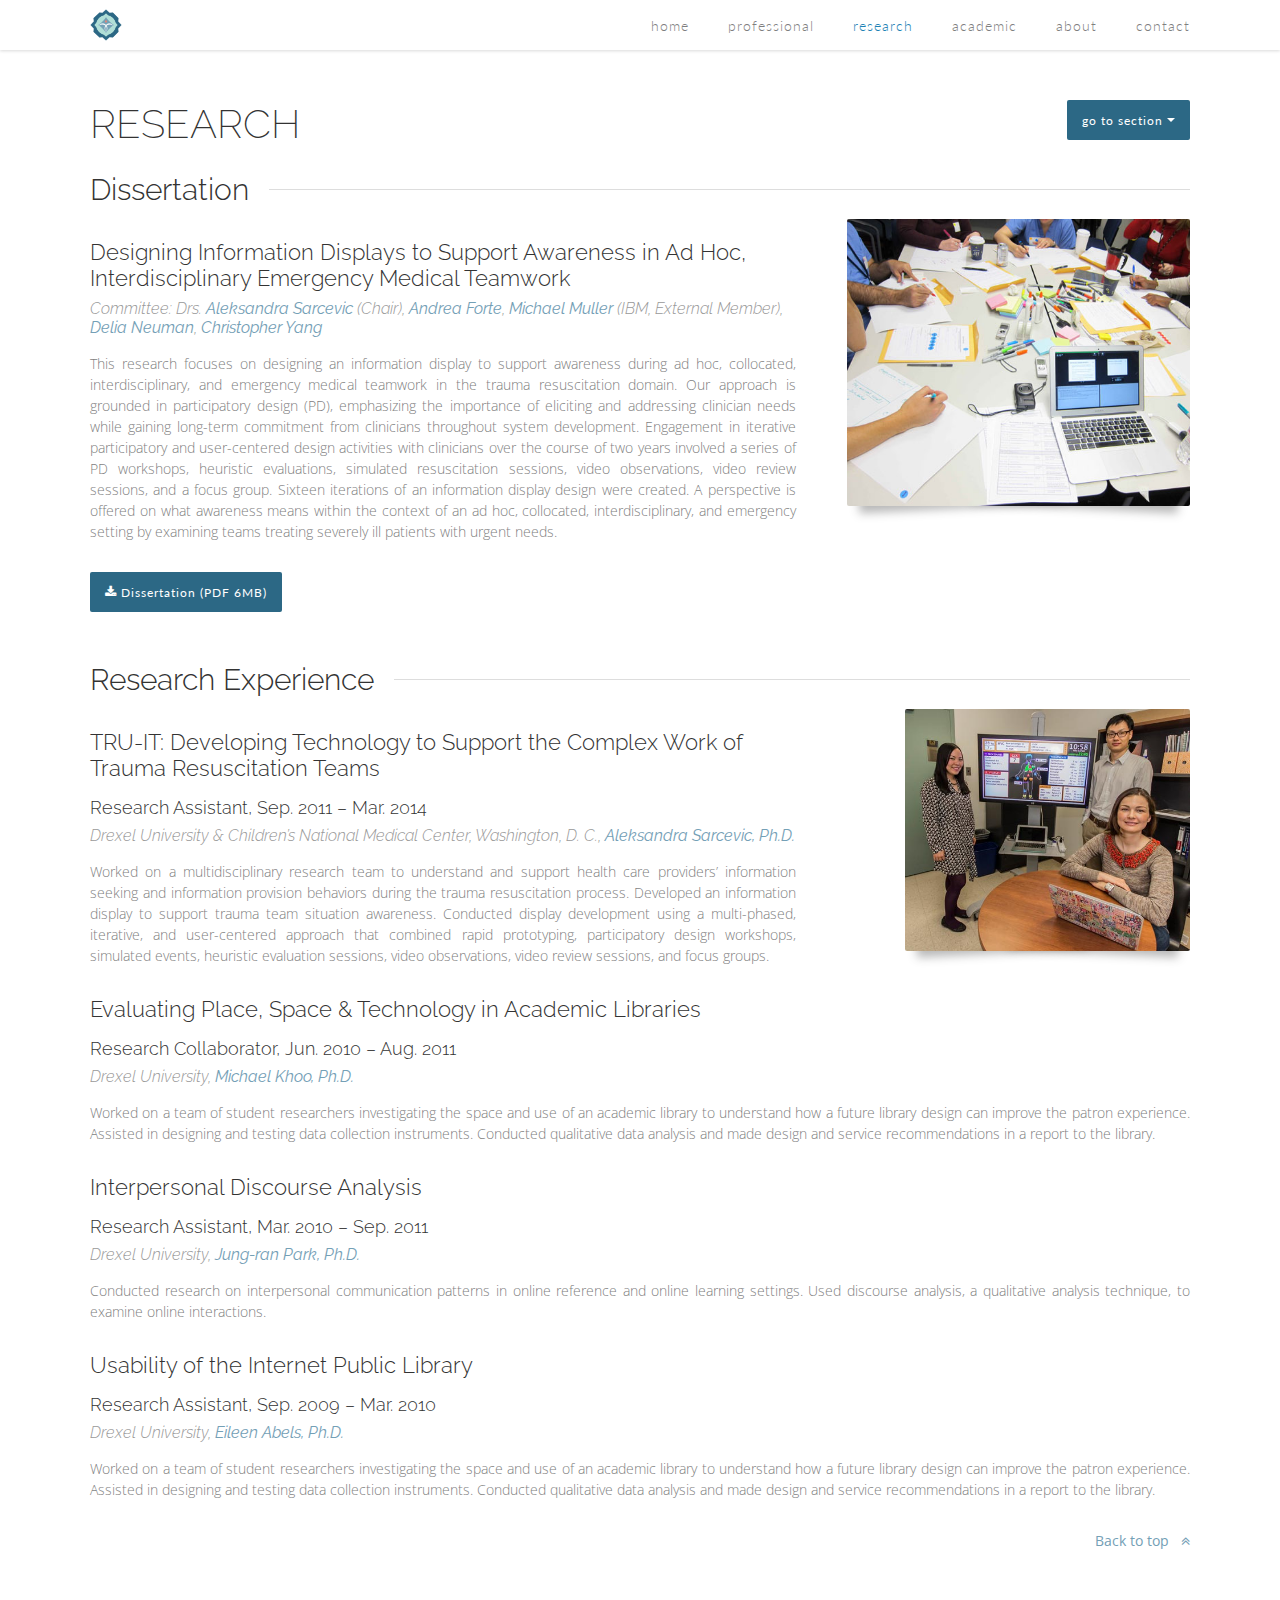
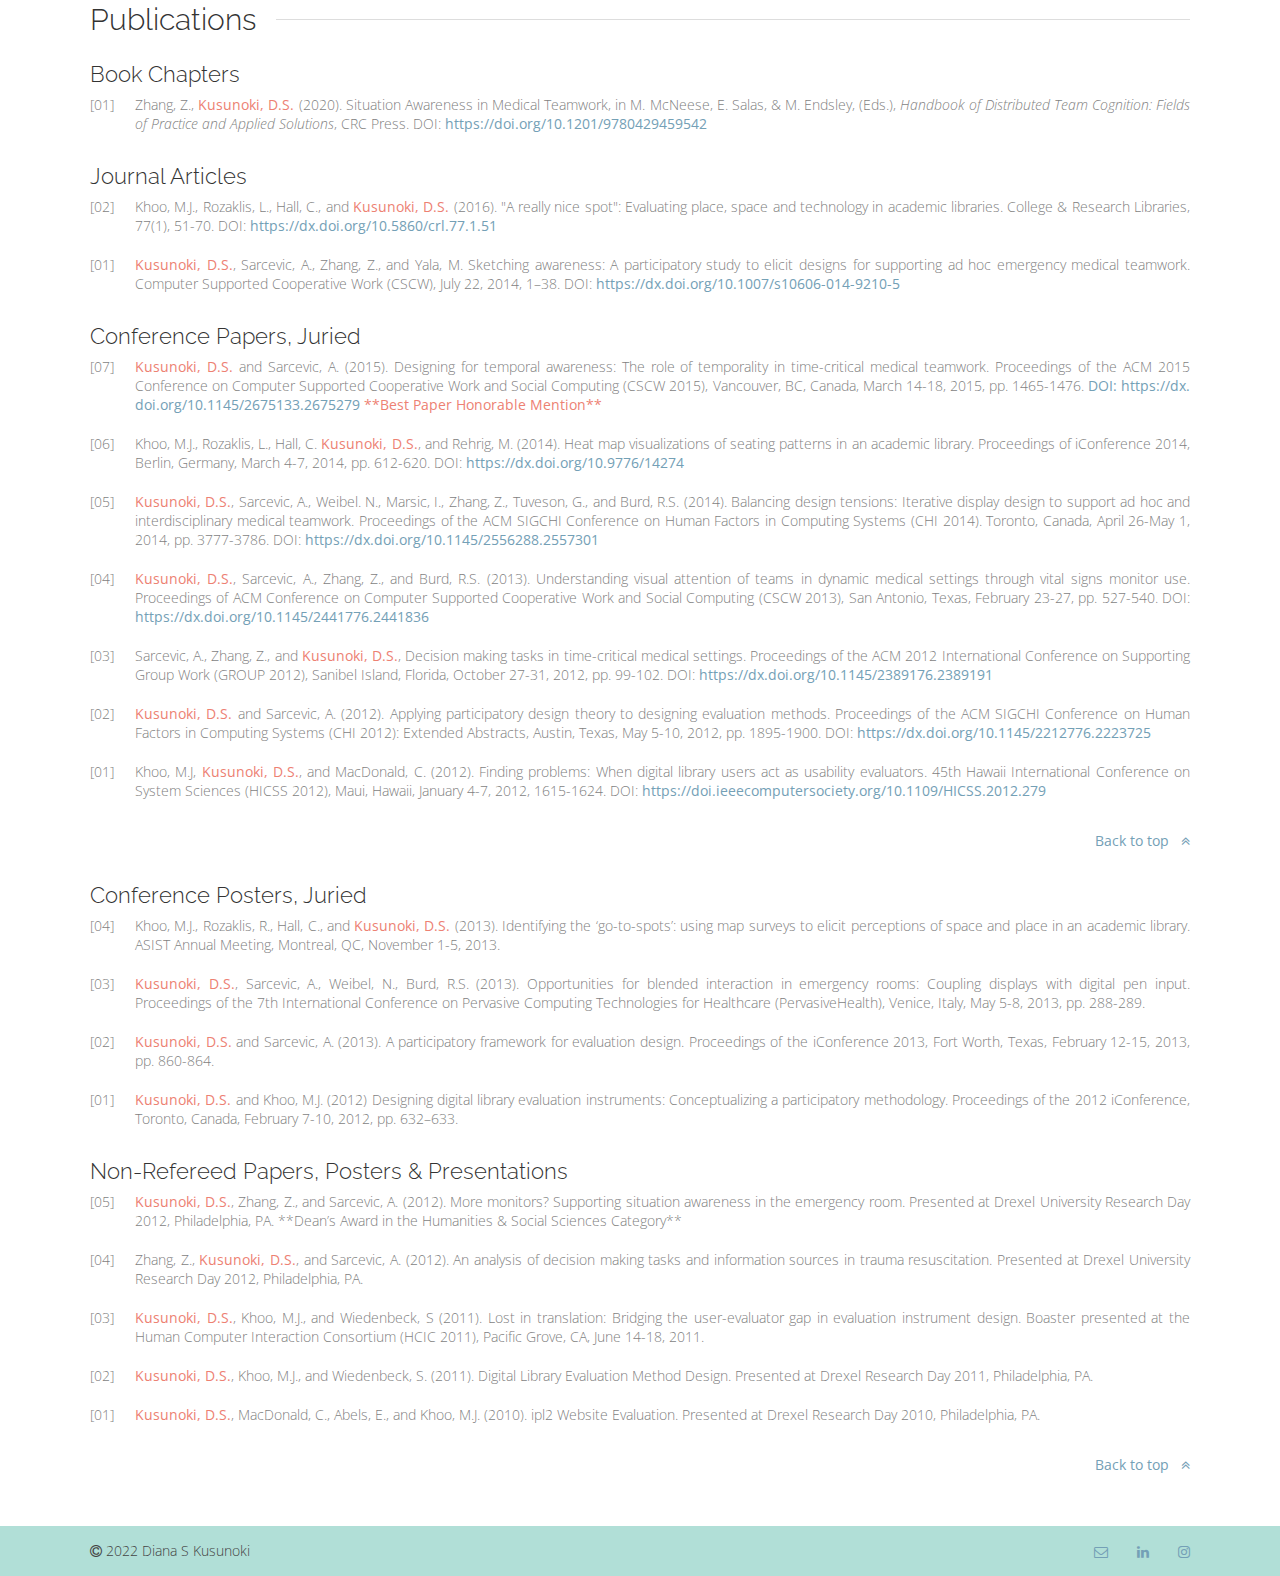
<file: research.html>
<!DOCTYPE html>
<html lang="en">
<head>
	<!-- Google tag (gtag.js) -->
	<script async src="https://www.googletagmanager.com/gtag/js?id=UA-1329985-6"></script>
	<script>
	  window.dataLayer = window.dataLayer || [];
	  function gtag(){dataLayer.push(arguments);}
	  gtag('js', new Date());

	  gtag('config', 'UA-1329985-6');
	</script>

	<meta charset="UTF-8" />
	<meta name="viewport" content="width=device-width, initial-scale=1.0" />
	<title>Research - Diana S Kusunoki PhD – design is in the details</title>
	<link rel="icon" type="image/png" href="./images/dk_logo_500.png" />
	<link rel="stylesheet" href="styles.css" type="text/css" />
	<style type="text/css">
		@import url('https://fonts.googleapis.com/css?family=Lato:100,200,300,400,500,600|Open+Sans:100,200,300,400,500,600|Raleway:100,200,300,400,500,600');
		@import url('https://maxcdn.bootstrapcdn.com/font-awesome/4.7.0/css/font-awesome.min.css');
	</style>
</head>

<body>

<header>
	<div class="header-container">
		<div class="main-menu">
			<a href="index.html" target="_self">
				<img class="nav-logo" src="./images/dk_logo_500.png" width="250" height="250" alt="Diana S Kusunoki PhD Logo" />
			</a>
			<div class="nav-toggle">
				<a href="#"><i class="fa fa-navicon"></i></a>
			</div>
		</div>
		<nav>
			<ul>
				<li><a href="index.html" target="_self">home</a></li>
				<li><a href="professional.html" target="_self">professional</a></li>
				<li><a class="current-page" ref="research.html" target="_self">research</a></li>
				<li><a href="academic.html" target="_self">academic</a></li>
				<li><a href="about.html" target="_self">about</a></li>
				<li><a href="contact.html" target="_self">contact</a></li>
			</ul>
		</nav>
	</div>
</header>
<main>
	<a id="top" class="anchor"></a>
	<div class="container-content">
		<div class="section section-dropdown-container">
			<div class="section-dropdown-left">
				<h1>RESEARCH</h1>
			</div>
			<div class="section-dropdown-right right-aligned">
				<div class="dropdown section-dropdown">
					<div class="btn btn-primary">go to section<i class="down-caret icon-right"></i></div>
					<ul class="dropdown-menu">
						<li><a href="#dissertation" target="_self">dissertation</a></li>
						<li><a href="#experience" target="_self">research experience</a></li>
						<li><a href="#publications" target="_self">publications</a></li>
					</ul>
				</div>
			</div>
		</div>
		<div class="section">
			<div class="section-header">
				<a id="dissertation" class="anchor"></a>
				<h2 class="section-title">Dissertation</h2>
				<div class="hr-container-title">
					<div class="hr-title"></div>
				</div>
			</div>
			<div class="row">
				<div class="col-66">
					<h3>Designing Information Displays to Support Awareness in Ad Hoc, Interdisciplinary Emergency Medical Teamwork</h3>
					<h5>Committee: Drs. <a href="https://cci.drexel.edu/faculty/asarcevic/" target="_blank">Aleksandra Sarcevic</a> (Chair), <a href="https://andreaforte.net/" target="_blank">Andrea Forte</a>, <a href="https://researcher.watson.ibm.com/researcher/view.php?person=us-michael_muller" target="_blank">Michael Muller</a> (IBM, External Member), <a href="https://cci.drexel.edu/faculty/dneuman/" target="_blank">Delia Neuman</a>, <a href="https://cci.drexel.edu/faculty/cyang/" target="_blank">Christopher Yang</a></h5>
					<p>This research focuses on designing an information display to support awareness during ad hoc, collocated, interdisciplinary, and emergency medical teamwork in the trauma resuscitation domain. Our approach is grounded in participatory design (PD), emphasizing the importance of eliciting and addressing clinician needs while gaining long-term commitment from clinicians throughout system development. Engagement in iterative participatory and user-centered design activities with clinicians over the course of two years involved a series of PD workshops, heuristic evaluations, simulated resuscitation sessions, video observations, video review sessions, and a focus group. Sixteen iterations of an information display design were created. A perspective is offered on what awareness means within the context of an ad hoc, collocated, interdisciplinary, and emergency setting by examining teams treating severely ill patients with urgent needs.</p>
				</div>
				<div id="pdws" class="col-33">
					<div class="img-container img-sidebar">
						<div class="img-frame shadow">
							<img src="./images/pdws.jpg" alt="Participatory Design Workshops" />
						</div>
					</div>
				</div>
			</div>
			<div class="row">
				<a href="./files/kusunoki_dissertation_2015.pdf" target="_blank">
					<div class="btn btn-primary">
						<i class="fa fa-download icon-left"></i>Dissertation (PDF 6MB)
					</div>
				</a>
			</div>
		</div>	
		<div class="section">
			<div class="section-header">
				<a id="experience" class="anchor"></a>
				<h2 class="section-title">Research Experience</h2>
				<div class="hr-container-title">
					<div class="hr-title"></div>
				</div>
			</div>
			<div class="row">
				<div class="col-66">
					<h3>TRU-IT: Developing Technology to Support the Complex Work of Trauma Resuscitation Teams</h3>
					<h4>Research Assistant, Sep. 2011 – Mar. 2014</h4>
					<h5>Drexel University &amp; Children’s National Medical Center, Washington, D. C., <a href="https://cci.drexel.edu/faculty/asarcevic/" target="_blank">Aleksandra Sarcevic, Ph.D.</a></h5>
					<p>Worked on a multidisciplinary research team to understand and support health care providers’ information seeking and information provision behaviors during the trauma resuscitation process. Developed an information display to support trauma team situation awareness. Conducted display development using a multi-phased, iterative, and user-centered approach that combined rapid prototyping, participatory design workshops, simulated events, heuristic evaluation sessions, video observations, video review sessions, and focus groups.</p>
				</div>
				<div id="tru-it" class="col-33">
					<div class="img-container img-sidebar">
						<div class="img-frame shadow">
							<img src="./images/tru-it_drexel.jpg" alt="TRU-IT at Drexel" />
						</div>
					</div>
				</div>
			</div>
			<div class="row">
				<h3>Evaluating Place, Space &amp; Technology in Academic Libraries</h3>
				<h4>Research Collaborator, Jun. 2010 – Aug. 2011</h4>
				<h5>Drexel University, <a href="https://cci.drexel.edu/faculty/mkhoo/index2.html" target="_blank">Michael Khoo, Ph.D.</a></h5>
				<p>Worked on a team of student researchers investigating the space and use of an academic library to understand how a future library design can improve the patron experience. Assisted in designing and testing data collection instruments. Conducted qualitative data analysis and made design and service recommendations in a report to the library.</p>
			</div>
			<div class="row">
				<h3>Interpersonal Discourse Analysis</h3>
				<h4>Research Assistant, Mar. 2010 – Sep. 2011</h4>
				<h5>Drexel University, <a href="https://cci.drexel.edu/faculty/jpark/" target="_blank">Jung-ran Park, Ph.D.</a></h5>
				<p>Conducted research on interpersonal communication patterns in online reference and online learning settings. Used discourse analysis, a qualitative analysis technique, to examine online interactions.</p>
			</div>
			<div class="row">
				<h3>Usability of the Internet Public Library</h3>
				<h4>Research Assistant, Sep. 2009 – Mar. 2010</h4>
				<h5>Drexel University, <a href="https://www.simmons.edu/Faculty/Eileen-Abels" target="_blank">Eileen Abels, Ph.D.</a></h5>
				<p>Worked on a team of student researchers investigating the space and use of an academic library to understand how a future library design can improve the patron experience. Assisted in designing and testing data collection instruments. Conducted qualitative data analysis and made design and service recommendations in a report to the library.</p>
			</div>
			<a href="#top"><div class="row right-aligned">Back to top &nbsp;<i class="fa fa-angle-double-up icon-right"></i></div></a>
		</div>
		<div class="section">
			<div class="section-header">
				<a id="publications" class="anchor"></a>
				<h2 class="section-title">Publications</h2>
				<div class="hr-container-title">
					<div class="hr-title"></div>
				</div>
			</div>
			<div class="row">
				<h3>Book Chapters</h3>
				<div class="reference">
					<div class="reference-number">[01]</div>
					<div class="reference-text">
						Zhang, Z., <strong>Kusunoki, D.S.</strong> (2020). Situation Awareness in Medical Teamwork, in M. McNeese, E. Salas, &amp; M. Endsley, (Eds.), <em>Handbook of Distributed Team Cognition: Fields of Practice and Applied Solutions</em>, CRC Press. DOI: <a class="link" href="https://doi.org/10.1201/9780429459542" target="_blank">https://doi.org/10.1201/9780429459542</a>
					</div>
				</div>
			</div>
			<div class="row">
				<h3>Journal Articles</h3>
				<div class="reference">
					<div class="reference-number">[02]</div>
					<div class="reference-text">
					Khoo, M.J., Rozaklis, L., Hall, C., and <strong>Kusunoki, D.S.</strong> (2016). "A really nice spot": Evaluating place, space and technology in academic libraries. College &amp; Research Libraries, 77(1), 51-70. DOI: <a class="link" href="https://crl.acrl.org/index.php/crl/article/view/16490" target="_blank">https://dx.doi.org/10.5860/crl.77.1.51</a>
					</div>
				</div>
				<div class="reference">
					<div class="reference-number">[01]</div>
					<div class="reference-text">
						<strong>Kusunoki, D.S.</strong>, Sarcevic, A., Zhang, Z., and Yala, M. Sketching awareness: A participatory study to elicit designs for supporting ad hoc emergency medical teamwork. Computer Supported Cooperative Work (CSCW), July 22, 2014, 1–38. DOI: <a class="link" href="https://dx.doi.org/10.1007/s10606-014-9210-5" target="_blank">https://dx.doi.org/10.1007/s10606-014-9210-5</a>
					</div>
				</div>
			</div>
			<div class="row">
				<h3>Conference Papers, Juried</h3>
				<div class="reference">
					<div class="reference-number">[07]</div>
					<div class="reference-text">
						<strong>Kusunoki, D.S.</strong> and Sarcevic, A. (2015). Designing for temporal awareness: The role of temporality in time-critical medical teamwork. Proceedings of the ACM 2015 Conference on Computer Supported Cooperative Work and Social Computing (CSCW 2015), Vancouver, BC, Canada, March 14-18, 2015, pp. 1465-1476. <a class="link" href="https://dx.doi.org/10.1145/2675133.2675279" target="_blank">DOI: https://dx.doi.org/10.1145/2675133.2675279</a> <strong>**Best Paper Honorable Mention**</strong>
					</div>
				</div>
				<div class="reference">
					<div class="reference-number">[06]</div>
					<div class="reference-text">
						Khoo, M.J., Rozaklis, L., Hall, C. <strong>Kusunoki, D.S.</strong>, and Rehrig, M. (2014). Heat map visualizations of seating patterns in an academic library. Proceedings of iConference 2014, Berlin, Germany, March 4-7, 2014, pp. 612-620. DOI: <a class="link" href="https://dx.doi.org/10.9776/14274" target="_blank">https://dx.doi.org/10.9776/14274</a>
					</div>
				</div>
				<div class="reference">
					<div class="reference-number">[05]</div>
					<div class="reference-text">
						<strong>Kusunoki, D.S.</strong>, Sarcevic, A., Weibel. N., Marsic, I., Zhang, Z., Tuveson, G., and Burd, R.S. (2014). Balancing design tensions: Iterative display design to support ad hoc and interdisciplinary medical teamwork. Proceedings of the ACM SIGCHI Conference on Human Factors in Computing Systems (CHI 2014). Toronto, Canada, April 26-May 1, 2014, pp. 3777-3786. DOI: <a class="link" href="https://dx.doi.org/10.1145/2556288.2557301" target="_blank">https://dx.doi.org/10.1145/2556288.2557301</a>
					</div>
				</div>
				<div class="reference">
					<div class="reference-number">[04]</div>
					<div class="reference-text">
						<strong>Kusunoki, D.S.</strong>, Sarcevic, A., Zhang, Z., and Burd, R.S. (2013). Understanding visual attention of teams in dynamic medical settings through vital signs monitor use. Proceedings of ACM Conference on Computer Supported Cooperative Work and Social Computing (CSCW 2013), San Antonio, Texas, February 23-27, pp. 527-540. DOI: <a class="link" href="https://dx.doi.org/10.1145/2441776.2441836" target="_blank">https://dx.doi.org/10.1145/2441776.2441836</a>
					</div>
				</div>
				<div class="reference">
					<div class="reference-number">[03]</div>
					<div class="reference-text">
						Sarcevic, A., Zhang, Z., and <strong>Kusunoki, D.S.</strong>, Decision making tasks in time-critical medical settings. Proceedings of the ACM 2012 International Conference on Supporting Group Work (GROUP 2012), Sanibel Island, Florida, October 27-31, 2012, pp. 99-102. DOI: <a class="link" href="https://dx.doi.org/10.1145/2389176.2389191" target="_blank">https://dx.doi.org/10.1145/2389176.2389191</a>
					</div>
				</div>
				<div class="reference">
					<div class="reference-number">[02]</div>
					<div class="reference-text">
						<strong>Kusunoki, D.S.</strong> and Sarcevic, A. (2012). Applying participatory design theory to designing evaluation methods. Proceedings of the ACM SIGCHI Conference on Human Factors in Computing Systems (CHI 2012): Extended Abstracts, Austin, Texas, May 5-10, 2012, pp. 1895-1900. DOI: <a class="link" href="https://dx.doi.org/10.1145/2212776.2223725" target="_blank">https://dx.doi.org/10.1145/2212776.2223725</a>
					</div>
				</div>
				<div class="reference">
					<div class="reference-number">[01]</div>
					<div class="reference-text">
						Khoo, M.J, <strong>Kusunoki, D.S.</strong>, and MacDonald, C. (2012). Finding problems: When digital library users act as usability evaluators. 45th Hawaii International Conference on System Sciences (HICSS 2012), Maui, Hawaii, January 4-7, 2012, 1615-1624. DOI:
						<a class="link" href="https://doi.ieeecomputersociety.org/10.1109/HICSS.2012.279" target="_blank">https://doi.ieeecomputersociety.org/10.1109/HICSS.2012.279</a>
					</div>
				</div>
			</div>
			<a href="#top"><div class="row right-aligned">Back to top &nbsp;<i class="fa fa-angle-double-up icon-right"></i></div></a>
			
			<div class="row">
				<h3>Conference Posters, Juried</h3>
				<div class="reference">
					<div class="reference-number">[04]</div>
					<div class="reference-text">
						Khoo, M.J., Rozaklis, R., Hall, C., and <strong>Kusunoki, D.S.</strong> (2013). Identifying the ‘go-to-spots’: using map surveys to elicit perceptions of space and place in an academic library. ASIST Annual Meeting, Montreal, QC, November 1-5, 2013.
					</div>
				</div>
				<div class="reference">
					<div class="reference-number">[03]</div>
					<div class="reference-text">
						<strong>Kusunoki, D.S.</strong>, Sarcevic, A., Weibel, N., Burd, R.S. (2013). Opportunities for blended interaction in emergency rooms: Coupling displays with digital pen input. Proceedings of the 7th International Conference on Pervasive Computing Technologies for Healthcare (PervasiveHealth), Venice, Italy, May 5-8, 2013, pp. 288-289.
					</div>
				</div>
				<div class="reference">
					<div class="reference-number">[02]</div>
					<div class="reference-text">
						<strong>Kusunoki, D.S.</strong> and Sarcevic, A. (2013). A participatory framework for evaluation design. Proceedings of the iConference 2013, Fort Worth, Texas, February 12-15, 2013, pp. 860-864.
					</div>
				</div>
				<div class="reference">
					<div class="reference-number">[01]</div>
					<div class="reference-text">
						<strong>Kusunoki, D.S.</strong> and Khoo, M.J. (2012) Designing digital library evaluation instruments: Conceptualizing a participatory methodology. Proceedings of the 2012 iConference, Toronto, Canada, February 7-10, 2012, pp. 632–633.
					</div>
				</div>
			</div>
			<div class="row">
				<h3>Non-Refereed Papers, Posters &amp; Presentations</h3>
				<div class="reference">
					<div class="reference-number">[05]</div>
					<div class="reference-text">
						<strong>Kusunoki, D.S.</strong>, Zhang, Z., and Sarcevic, A. (2012). More monitors? Supporting situation awareness in the emergency room. Presented at Drexel University Research Day 2012, Philadelphia, PA. **Dean’s Award in the Humanities &amp; Social Sciences Category**
					</div>
				</div>
				<div class="reference">
					<div class="reference-number">[04]</div>
					<div class="reference-text">
						Zhang, Z., <strong>Kusunoki, D.S.</strong>, and Sarcevic, A. (2012). An analysis of decision making tasks and information sources in trauma resuscitation. Presented at Drexel University Research Day 2012, Philadelphia, PA.
					</div>
				</div>
				<div class="reference">
					<div class="reference-number">[03]</div>
					<div class="reference-text">
						<strong>Kusunoki, D.S.</strong>, Khoo, M.J., and Wiedenbeck, S (2011). Lost in translation: Bridging the user-evaluator gap in evaluation instrument design. Boaster presented at the Human Computer Interaction Consortium (HCIC 2011), Pacific Grove, CA, June 14-18, 2011.
					</div>
				</div>
				<div class="reference">
					<div class="reference-number">[02]</div>
					<div class="reference-text">
						<strong>Kusunoki, D.S.</strong>, Khoo, M.J., and Wiedenbeck, S. (2011). Digital Library Evaluation Method Design. Presented at Drexel Research Day 2011, Philadelphia, PA.
					</div>
				</div>
				<div class="reference">
					<div class="reference-number">[01]</div>
					<div class="reference-text">
						<strong>Kusunoki, D.S.</strong>, MacDonald, C., Abels, E., and Khoo, M.J. (2010). ipl2 Website Evaluation. Presented at Drexel Research Day 2010, Philadelphia, PA.
					</div>
				</div>
			</div>
			<a href="#top"><div class="row right-aligned">Back to top &nbsp;<i class="fa fa-angle-double-up icon-right"></i></div></a>
		</div>
	</div>
</main>


<footer>
	<div class="footer-container">
		<div class="footer-text">
			<i class="fa fa-copyright icon-left"></i>2022 Diana S Kusunoki
		</div>
		<div class="footer-social">
			<div class="social tooltip">
				<a href="mailto:hello@dianakusunoki.com" target="_self" rel="noopener noreferrer" data-placement="bottom" data-title="" data-toggle="tooltip" title="Email" data-original-title="Email">
				<i class="fa fa-envelope-o"></i></a>
				<span class="tooltip-text">Email</span>
			</div>
			<div class="social tooltip">
				<a href="https://www.linkedin.com/in/kusunoki" target="_blank" rel="noopener noreferrer" data-placement="bottom" data-title="" data-toggle="tooltip" title="Linkedin" data-original-title="Linkedin">
				<i class="fa fa-linkedin"></i></a>
				<span class="tooltip-text">Linkedin</span>
			</div>
			<div class="social tooltip">
				<a href="https://www.instagram.com/drkusunoki/" target="_blank" rel="noopener noreferrer" data-placement="bottom" data-title="Instagram" data-toggle="tooltip" title="Instagram" data-original-title="Instagram">
				<i class="fa fa-instagram"></i></a>
				<span class="tooltip-text">Instagram</span>
			</div>
		</div>
	</div>
</footer>
<script src="https://cdnjs.cloudflare.com/ajax/libs/jquery/3.2.1/jquery.min.js"></script>
<script src="./js/index.js"></script>
</body>
</html>
</file>
<file: styles.css>
iframe {
    width: 100%;
    height: auto;
}


*, *:before, *:after {box-sizing: inherit;}
html {
    box-sizing: border-box;
    overflow-x: hidden;
    height: 100%;
    scroll-behavior: smooth;
}
body {
    position: relative;
    margin: 0;
    min-height: 100%;
    color: #7f7f7f;
    -webkit-font-smoothing: subpixel-antialiased;
    font-family: 'Open Sans', Helvetica, Arial, sans-serif;
    font-weight: 300;
    font-size: 14px;
    text-align: left;
}
main {
    display: block;
    position: relative;
    margin: 0 auto;
    padding: 50px;
    width: 100%;
    height: 100%;
    text-align: center;
}

hr {
    width: 100%;
    border-bottom: .1em solid #ddd;
    border-top: none;
    border-right: none;
    border-left: none;
}


/* DROPDOWNS */
.dropdown {
  float: right;
  position: relative;
  display: inline-block;
  width: auto; 
}

.dropdown-menu {
  display: none;
  position: absolute;
  margin: 4px 0 0 0;
  padding: 16px;
  background-color: rgba(255, 255, 255, .97);
  width: auto;
  min-width: 316px;
  overflow: auto;
  box-shadow: 0px 8px 16px 0px rgba(0,0,0,0.2);
  right: 0;
  z-index: 100;
  list-style-type: none;
  text-align: left;
  line-height: 0;
}
.dropdown-menu li {
    border-bottom: 1px solid rgba(0,0,0,.05);
    position: relative;
    font-family: 'Lato', Arial, Helvetica, sans-serif;
    letter-spacing: 1px;
    font-weight: 300;
    color: #7f7f7f;
}
.dropdown-menu li:hover {
    background-color: #d3f1eb;
    color: #7f7f7f;
}
.dropdown-menu li:hover a:hover {
    color: #1e83b5;
    font-weight: 400;
    letter-spacing: .25px;
}
.dropdown-menu li:last-of-type {border-bottom: none;}
.dropdown-menu a {
    display: block;
    color: #7f7f7f;
    padding: 24px 8px;
    text-decoration: none;
    transition: 100ms all ease;
    -webkit-transition: 100ms all ease;
}

.down-caret {
  width: 0;
  height: 0;
  border-style: solid;
  border-width: 4px 4px 0 4px;
  border-color: #ffffff transparent transparent transparent;
  display: inline-block;
  position: relative;
  transform: rotate(0deg);
  transition: all .25s ease-in;
}
.open-caret {
    transform: rotate(180deg);
    transition: all .25s ease-out;
}

.show {display: block;}
.hide {display: none;}
.valign-bottom{vertical-align: bottom !important;}


/* TEXT */
    .main-description {text-align: left;}
    h1, h2, h3, h4, h5 {
        font-family: 'Raleway', Helvetica, Arial, sans-serif;
        font-style: normal;
        font-variant: normal;
        text-align: left;
        color: #333;
    }
    h1 {
        margin: 0 0 25px;
        font-size: 40px;
        font-weight: 200;
    }
    .main-description h1 {
        margin-bottom: 20px;
    }
    h2 {
        margin: 0 0 20px;
        font-size: 30px;
        font-weight: 300;
    }
    .main-description h2 {
        margin: 0;
        font-family: 'Petit Formal Script', 'Raleway', Helvetica, cursive;
        font-weight: 200;
        font-size: 20px;
        color: #7f7f7f;
    }
    .section-header h2 {margin: 0 20px 0 0;}
    h3 {
        margin: 24px 0 8px;
        font-size: 22px;
        font-weight: 300;
    }
    h4 {
        margin: 16px 0 8px;
        font-size: 18px;
        font-weight: 300;
    }
    h5 {
        margin: 0 0 16px;
        font-size: 16px;
        font-weight: 300;
        font-style: italic;
        color: #999;
    }
    h6 {
        margin: 15px 0 5px;
        font-size: 15px;
        font-weight: 400;
    }
    strong {
        font-weight: 400;
        color: #ed8173;
    }


    a {
        letter-spacing: 0;
        text-decoration: none;
        font-weight: 400;
        color: #74a0b6;
    }
    a:hover {color: #1e83b5;}
    a.link {word-break: break-all;}
    
    a.anchor{display: block; position: relative; top: -80px; visibility: hidden;}

    p {
        margin: 0 0 20px;
        line-height: 1.5;
        text-align: justify;
    }
    p:last-child {margin: 0;}
    .blue {color: #1e83b5;}

/* ICONS */
    .icon-left {margin: 4px 4px 4px 0;}
    .icon-right {margin: 4px 0 4px 4px;}

    
/* LISTS */
    .ul-diamond {
        padding: 0;
        margin-block-start:0;
        margin-block-end:0;
        text-indent: -16px;
        margin-left: 16px;
        text-align: left;
    }
    .ul-diamond li {
        list-style: none;
        padding: 0 0 8px 0;
    }
    .ul-diamond li::before {
        content: '\25c7';
        padding-right: 8px;
        color: #74a0b6;
    }
    /*.ul-no-margin {margin-block-end:0;}*/


/* ROWS AND COLUMNS */
    .row {
        display: block;
        margin-bottom: 30px;
        width: 100%;
        text-align: left;
    }
    .col-25, .col-30, .col-33, .col-40, .col-50, .col-60, .col-66, .col-70, .col-75 {
        display: inline-block;
        vertical-align: top;
        margin: 0;
        padding: 0 20px 0 0;
    }
    .col-25{ width: calc(25% - 4px); }
    .col-30{ width: calc(30% - 2px); }
    .col-33{ width: 33%; }
    .col-40{ width: calc(40% - 2px); }
    .col-50{ width: calc(50% - 2px); }
    .col-60{ width: calc(60% - 2px); }
    .col-66{ width: 66%; }
    .col-70{ width: calc(70% - 2px); }
    .col-75{ width: calc(75% - 2px); }
    
    .section > .row > .col-33:last-child {padding: 0;}

/* IMAGES */
    img {
        border-style: none;
        border-radius: 2px;
        max-width: 100%;
        height: auto;
    }
    .img-sidebar {margin-top: 4px; padding: 0;}
    .img-container {
        margin-bottom: 25px; padding: 0;
        max-width: 500px;
    }
    .img-frame  {
        display: block;
        position: relative;
        z-index: 1;
        vertical-align: middle;
        max-width: 100%;
    }
    .img-frame-circle  {
        display: block;
        border-radius: 100%;
        position: relative;
        z-index: 1;
        vertical-align: middle;
        max-width: 100%;
        background-color: #fff;
        box-shadow: 0 4px 14px rgba(0,0,0,0.2);
        padding: 16px;
    }
    .img-gallery {
        max-height: 500px;
        margin: 0 0 40px 0;
    }
    .shadow {overflow: visible;}
    .shadow:before {
        position: absolute;
        bottom: 15px;
        left: 10px;
        z-index: -1;
        -webkit-transform: rotate(-3deg);
        -ms-transform: rotate(-3deg);
        transform: rotate(-3deg);
        box-shadow: 0 17px 10px rgba(0,0,0,.4);
        height: 20%;
        max-height: 100px;
        width: 60%;
        max-width: 460px;
        opacity: .7;
        content: "";
    }
    .shadow:after {
        position: absolute;
        right: 10px;
        bottom: 15px;
        z-index: -1;
        -webkit-transform: rotate(3deg);
        -ms-transform: rotate(3deg);
        transform: rotate(3deg);
        box-shadow: 0 17px 10px rgba(0,0,0,.4);
        height: 20%;
        max-height: 100px;
        width: 60%;
        max-width: 460px;
        opacity: .7;
        content: "";
        }
    .shadow img {
        vertical-align: top;
        margin: 0;
        box-shadow: none;
    }
    #pdws, #tru-it {float: right; padding: 0;}
    .zoom-in {cursor: zoom-in;}


/* BUTTONS */
    .btn {
        display: inline-flex;
        display: -webkit-inline-flex;
        display: -moz-inline-flex;
        display: -ms-inline-flex;
        align-items: center;
        -webkit-align-items: center;
        border: none;
        border-radius: 2px;
        padding: 0 15px;
        height: 40px;
        letter-spacing: 1px;
        font-family: 'Lato', Arial, Helvetica, sans-serif;
        font-weight: 400;
        font-size: 12px;
        cursor: pointer;
    }
    .btn-primary {
        background-color: #2c6885;
        color: #fff;
    }
    .btn-primary:hover {
        background-color: #1e83b5;
        color: #fff;
    }
    
    .btn-secondary {
        border: solid 1px #2c6885;
        color: #2c6885;
    }
    .btn-secondary:hover {
        border: solid 1px #1e83b5;
        color: #1e83b5;
    }
    .btn-highlight {
        border: solid 1px #ec8072;
        color: #ec8072;
    }
    .btn-highlight:hover {
        border: solid 1px #db6158;
        color: #db6158;
    }
    
    .dropdown-open {background-color: #1e83b5;}

/* TEXT */
    .centered {text-align: center;}
    .right-aligned {text-align: right;}
    .justified {text-align: justify;}

/* CONTENT CONTAINERS */
    .container-vcenter {
        display: block;
        position: relative;
        margin: 24px auto;
        width: 100%;
        max-width: 1100px;
        min-width: 750px;
    }
    .container-content {
        margin: 50px auto;
        width: 100%;
        max-width: 1100px;
    }
    #home-container {height: 360px;  min-height: 350px;}
    #contact-container {height: 650px; min-height: 650px;}
    .container-text {margin-bottom: 20px;}
    .container-text:last-child {margin: 0;}


/* SECTIONS */
    .section {
        display: block;
        margin-bottom: 50px;
        width: 100%;
        text-align: left;
    }
    .section-header {
        display: flex;
        display: -webkit-flex;
        display: -moz-flex;
        display: -ms-flex;
        align-items: center;
        -webkit-align-items: center;
        position: relative;
        margin-bottom: 8px;
        width: 100%;
        text-align: left;
        white-space: nowrap;
    }
    .section-title {
        display: inline-flex;
        display: -webkit-inline-flex;
        display: -moz-inline-flex;
        display: -ms-inline-flex;
    }

    .hr-container-title {
        display: inline-flex;
        display: -webkit-inline-flex;
        display: -moz-inline-flex;
        display: -ms-inline-flex;
        width: 100%;
        height: 1px;
    }
    .hr-title {width: 100%; border-bottom: .1em solid #ddd;}

/* SECTION DROPDOWN */
.section-dropdown-container {
    display: flex;
    display: -webkit-flex;
    display: -moz-flex;
    display: -ms-flex;
    margin: 0;
}
.section-dropdown-left, .section-dropdown-right {
    flex: auto;
    -webkit-flex: auto;
    -ms-flex: auto;
}

.section-dropdown {
    margin: 0 0 24px 0;
}


/* NAVIGATION */
    .nav-logo {
        display: block;
        position: absolute;
        float: left;
        top: 50%;
        transform: translateY(-50%);
        width: 32px;
        height: 32px;
        padding: 0;
    }
    .current-page {
        color: #1e83b5;
        cursor: default;
    }


/* FOOTER */
    footer {
        display: block;
        position: absolute;
        right: 0;
        bottom: 0;
        left: 0;
        z-index: 10;
        padding: 0 50px;
        width: 100%;
        height: 50px;
        background-color: #b1dfd7;
        font-size: 14px;
        text-align: center;
    }
    .footer-container {
        display: block;
        position: relative;
        top: 50%;
        left: 50%;
        transform: translateX(-50%);
        width: 100%;
        max-width: 1100px;
    }
    .footer-text {
        display: inline-block;
        position: relative;
        float: left;
        top: 50%;
        transform: translateY(-50%);
        font-weight: 200;
        color: #444;
    }
    .footer-social {
        display: inline-block;
        position: relative;
        float: right;
        top: 50%;
        transform: translateY(-50%);
        text-align: center;
    }
    .social {display: inline-block; padding: 0 0 0 25px;}


/* TOOLTIPS */
    .tooltip {display: inline-block; position: relative;}
    .tooltip:hover .tooltip-text {visibility: visible;}
    .tooltip-text {
        position: absolute;
        transform: translateX(-50%);
        z-index: 1;
        bottom: 150%;
        left: calc(50% + 12px);
        border-radius: 6px;
        padding: 5px 10px;
        background-color: #74a0b6;
        text-align: center;
        color: #fff;
        opacity: .9;
        visibility: hidden;
    }
    .tooltip-text:after {
        position: absolute;
        top: 100%;
        left: 50%;
        margin-left: -5px;
        border-width: 5px;
        border-style: solid;
        border-color: #74a0b6 transparent transparent;
        opacity: .9;
        content: "";
    }


/* RESEARCH */
    .reference {
        display: flex;
        display: -webkit-flex;
        display: -moz-flex;
        display: -ms-flex;
        width: 100%;
        margin-bottom: 20px;
    }
    .reference-number {
        display: inline-flex;
        display: -webkit-inline-flex;
        display: -moz-inline-flex;
        display: -ms-inline-flex;
        margin-right: 15px;
        width: 30px;
        min-width: 30px;
        text-align: right;
    }
    .reference-text {display: inline-block; text-align: justify;}


/* HOME AND CONTACT */
    /* LEFT */
        #main-logo, #getintouch {
            display: block;
            position: relative;
            float: left;
            margin-right: 50px;
            text-align: center;
            padding: 0;
        }
        #main-logo {width: 250px; min-width: 250px;}
        #getintouch {width: 280px;min-width: 280px;}
        #logo, #profile {width: 250px; height: 250px;}
        .main-logo-name {
            margin: 10px 0 6px; 
            font-size: 22px;
            font-weight: 300;
            text-align: center;
        }
        .main-logo-tagline {
            margin: 0;
            font-size: 18px;
            font-weight: 200;
            text-align: center;
        }
        #profile {border-radius: 50%;}
    
    /* RIGHT */
        .main-description, #photo-gallery {
            display: inline-block;
            position: relative;
            float: right;
            width: calc(100% - 350px);
            text-align: center;
        }
        .main-description{max-width: 650px; min-width: 450px;}
        .summary-text {
            display: block;
            margin-bottom: 20px;
            line-height: 1.5;
            font-size: 14px;
            font-weight: 300;
            text-align: center;
            color: #747474;
        }
        #getintouch-text {margin: auto; max-width: 280px;}


/* CONTACT ME */
    /* SOCIAL MEDIA TILES */
        .social-tiles-container {
            display: flex;
            display: -webkit-flex;
            display: -moz-flex;
            display: -ms-flex;
            justify-content: center;
            -webkit-justify-content: center;
            -moz-justify-content: center;
            -ms-justify-content: center;
        }
        .social-tiles-container a, .social-tiles-container:hover a {font-size: 25px; color:#fff;}

        .social-tile {margin-right: 10px;}
        .social-tile:last-child {margin-right: 0;}

        .social-tile-content {
            display: inline-flex;
            display: -webkit-inline-flex;
            display: -moz-inline-flex;
            display: -ms-inline-flex;
            align-items: center;
            -webkit-align-items: center;
            justify-content: center;
            -webkit-justify-content: center;
            -moz-justify-content: center;
            -ms-justify-content: center;
            border-radius: 2px;
            width: 60px;
            height: 60px;
            background-color: #74a0b6;
        }
        .social-tile-content:hover {background-color: #1e83b5; cursor: pointer;}

    /* PHOTO GALLERY SLIDER */
         #photo-gallery {
            height: auto;
            max-height: 500px;
            overflow: hidden;
         }
         #photo-gallery .row {
            margin: 0;
            width: 100%;
            height: auto;
            max-height: 500px;
            overflow: hidden ;
        }
        .unslider {
            margin: 0;
            padding: 0;
            width: 100%;
            max-width: 750px;
            height: auto;
            max-height: 500px;
            overflow: hidden;
        }
        .unslider ul, .unslider ol, .unslider li {
          list-style: none;
          margin: 0;
          padding: 0;
          border: none;
        }
        .my-slider ul {
            margin-left: -100%;
            padding: 0;
            width: 100%;
            height: auto;
            max-height: 500px;
        }
        .unslider-wrap {
            position: relative;
            max-height: 500px;
            overflow: hidden;
        }
        .unslider-wrap li {
            width: 100%;
            height: auto;
            overflow: hidden;
        }
        .unslider-carousel li {float: left;}
        .unslider-fade {position: relative;}
        .unslider-fade .unslider-wrap li {
            position: absolute;
            top: 0;
            right: 0;
            left: 0;
            z-index: 8;
        }
        li.unslider-active {z-index: 10;} 
        .unslider-arrow {
            position: absolute;
            width: 50px;
            height: 100px;
            left: 0;
            z-index: 2;
            top: 50%;
            transform: translateY(-50%);
            cursor: pointer;
            font-size: 70px;
            color: #fff;
            opacity: .4;
        }
        .unslider:hover .unslider-arrow {opacity: .8}
        .unslider-arrow:hover .fa-angle-right, .unslider-arrow:hover .fa-angle-left {text-shadow: 0 6px 10px rgba(0,0,0,.95)}
        .unslider-arrow:hover a {color: #fff;}
        .fa-angle-right, .fa-angle-left {
            text-shadow: 0 3px 6px rgba(0,0,0,.8);
            color: #fff;}

        .unslider-arrow.next {
            right: 0;
            left: auto;
            width: 50px;
            height: 100px;
        }
        .unslider-nav {
            position: absolute;
            transform: translate(-50%, -25px);
            left: 50%;
            z-index: 2;
        }
        .unslider-nav ol {
            list-style: none;
            text-align: center;
        }
        .unslider-nav li {
            display: inline-block;
            margin: 0 4px;
            border: 1px solid #fff;
            border-radius: 5px;
            width: 6px;
            height: 6px;
            background: transparent;
            text-indent: -999em;
            opacity: .8;
            overflow: hidden;
            cursor: pointer;
        }
        .unslider-nav li.unslider-active {background: #fff; cursor: default;}


/* MEDIA QUERIES */
    /* LARGER THAN 900px */
        @media only screen and (min-width: 901px) {
            #main-logo, #getintouch, .main-description, #photo-gallery {top: 50%; transform: translateY(-50%);}
            #tru-it .img-container, #pdws .img-container {margin-bottom: 0;}
            #pdws .img-container {float: right; max-width: 343px;}
            #tru-it .img-container {float: right; max-width: 285px;}
        }
    /* SMALLER THAN 900 */
        @media only screen and (max-width: 900px) {
            .valign-bottom{vertical-align: top;}
            .col-50-fixed {
                width: calc(50% - 2px) !important;
                display: inline-block !important;
                vertical-align: bottom !important;
            }
        }

    /* LARGER THAN 801px */
        @media only screen and (min-width: 801px) {
            header {
                display: block;
                position: fixed;
                z-index: 100;
                background-color: #fff;
                box-shadow: rgba(0,0,0,.15) 0 1px 3px;
                width: 100%;
                padding: 0 50px;
            }
            .header-container {
                display: block;
                position: relative;
                left: 50%;
                transform: translateX(-50%);
                max-width: 1100px;
            }
            .main-menu {
                display: block;
                position: fixed;
                background-color: #fff;
                width: 100%;
                height: 50px;
            }
            .nav-toggle {display: none;}
            nav {text-align: right;}
            nav ul {
                margin: 0;
                padding: 0;
                height: 50px;
                list-style: none;
            }
            nav li {
                display: inline-block;
                position: relative;
                top: 50%;
                transform: translateY(-50%);
                padding: 0 0 0 35px;
                cursor: pointer;
            }
            nav li:first-child {padding: 0;}
            nav a {
                font-family: 'Lato', Arial, Helvetica, sans-serif;
                letter-spacing: 1px;
                font-weight: 300;
                color: #7f7f7f;
            }
        }

    /* SMALLER THAN 900px */
        @media only screen and (max-width: 900px) {
            p:last-child {margin-bottom: 20px;}
            /*.row {margin: 0;}*/
            .col-20, .col-25, .col-30, .col-33, .col-40, .col-50, .col-60, .col-66, .col-70, .col-75 {
                display: block;
                width: 100%;
                padding: 0;
            }
            .container-vcenter .row {margin-bottom: 30px;}

            .img-container img {width: 100%;}
            #home {min-height: 850px;}
            #contact {min-height: 1380px;}
            #main-logo, #getintouch {
                margin-bottom: 25px;
                float: none;
                width: 100%;
            }
            .main-description {
                width: 100%;
                max-width: 100%;
                min-width: 100%;
            }
            
            #professional-awards p, #professional-activities-reviewing p {margin: 0;}
            #professional-activities-reviewing p:last-child {margin: 0 0 20px;}
            #academic .col-33 {width: calc(50% - 2px); display: inline-block;}
            #photo-gallery {
                display: block;
                float: none;
                width: 100%;
            }
            .unslider {
                display: block;
                position: relative;
                left: 50%;
                transform: translateX(-50%);
            }
        }
    
    /* SMALLER THAN 800px */
        @media only screen and (max-width: 800px) {
            header {
                display: block;
                position: fixed;
                padding: 0 50px;
                z-index: 100;
                width: 100%;
            }
            .header-container {
                display: block;
                position: fixed;
                z-index: 100;
                left: 50%;
                transform: translateX(-50%);
                width: 100%;
            }
            .main-menu {
                display: block;
                position: absolute;
                padding: 0 25px;
                box-shadow: rgba(0,0,0,.15) 0 1px 3px;
                background-color: #fff;
                width: 100%;
                height: 50px;
                z-index: 100;
            }
            .nav-toggle {
                display: block;
                position: relative;
                top: 50%;
                transform: translateY(-50%);
                transition: 300ms all ease;
                -webkit-transition: 300ms all ease;
            }
            .nav-toggle a {
                display: block;
                position: relative;
                top: 50%;
                transform: translateY(-50%);
                float: right;
                text-decoration: none;
                font-weight: 600;
                transition: 300ms all ease;
                -webkit-transition: 300ms all ease;
            }
            .nav-toggle i {font-size: 18px;}
            nav {
                display: none;
                margin-top: 50px;
                background-color: rgba(255, 255, 255, .97)
            }
            nav ul {
                margin-top: 0;
                padding: 0;
                box-shadow: rgba(0,0,0,.2) 0 4px 30px;
                list-style-type: none;
                text-align: center;
            }
            nav li {
                border-bottom: 1px solid rgba(0,0,0,.05);
                position: relative;
                font-family: 'Lato', Arial, Helvetica, sans-serif;
                letter-spacing: 1px;
                font-weight: 300;
                color: #7f7f7f;
            }
            nav li:hover {background-color: #d3f1eb; color: #7f7f7f;}
            nav li:hover a:hover {
                color: #1e83b5;
                font-weight: 400;
                letter-spacing: 1.01px;
            }
            nav li:last-of-type {border-bottom: none;}
            nav a {
                display: block;
                color: #7f7f7f;
                padding: 15px 0;
                text-decoration: none;
                transition: 250ms all ease;
                -webkit-transition: 250ms all ease;
            }
            .container-vcenter {
                width: 100%;
                max-width: none;
                min-width: inherit;
                height: auto;
            }
            #main-logo, .main-description, #getintouch, #photo-gallery {width: 100%;}
            #main-logo, #getintouch {
                display: inherit;
                float: inherit;
                top: inherit;
                transform: inherit;
                width: 100%;
                max-width: none;
                min-width: inherit;
                height: 100%;
            }
            #logo {position: relative; line-height: 70px;}
            .main-description, #photo-gallery {
                display: inherit;
                float: inherit;
                top: inherit;
                transform: inherit;
                width: 100%;
                max-width: none;
                min-width: inherit;
                height: 100%;
            }
            #pdws .img-container, #tru-it .img-container {margin-bottom: 25px !important;}
        }

    /* LARGER THAN 650px */
        @media only screen and (min-width: 650px) {
            .col-25-fixed {
                width: calc(25% - 4px) !important;
                display: inline-block !important;
            }
        }
    /* SMALLER THAN 650px */
        @media only screen and (max-width: 650px) {
            a.anchor{display: block; position: relative; top: -120px; visibility: hidden;}
            h2 {max-width: 100%; white-space: normal;}
            .hr-container-title {display: none;}

            .section-dropdown-container {
                display: flex;
                flex-flow: row wrap;
            }
            .section-dropdown-left {
                width: 100%;
                order: 2;
                -webkit-order: 2;
            }
            .section-dropdown-right {
                width: 100%;
                order: 1;
                -webkit-order: 1;
            }
            .col-25-fixed {
                width: calc(50% - 2px) !important;
                display: inline-block !important;
            }
            footer {height: 75px;}
            .footer-container {
                left: 0;
                transform: translateY(-50%);
                height: auto;
            }
            .footer-text, .footer-social {
                display: block;
                position: inherit;
                float: none;
                margin-bottom: 10px;
                top: 0;
                transform: none;
                width: 100%;
                text-align: center; 
            }
            .social:first-child {padding: 0;}
            #home {min-height: 1200px}
            #professional-awards p, #professional-activities-reviewing p {margin-bottom: 10px;}
            #academic .col-33 {display: block; width: 100%;}
        }
</file>
